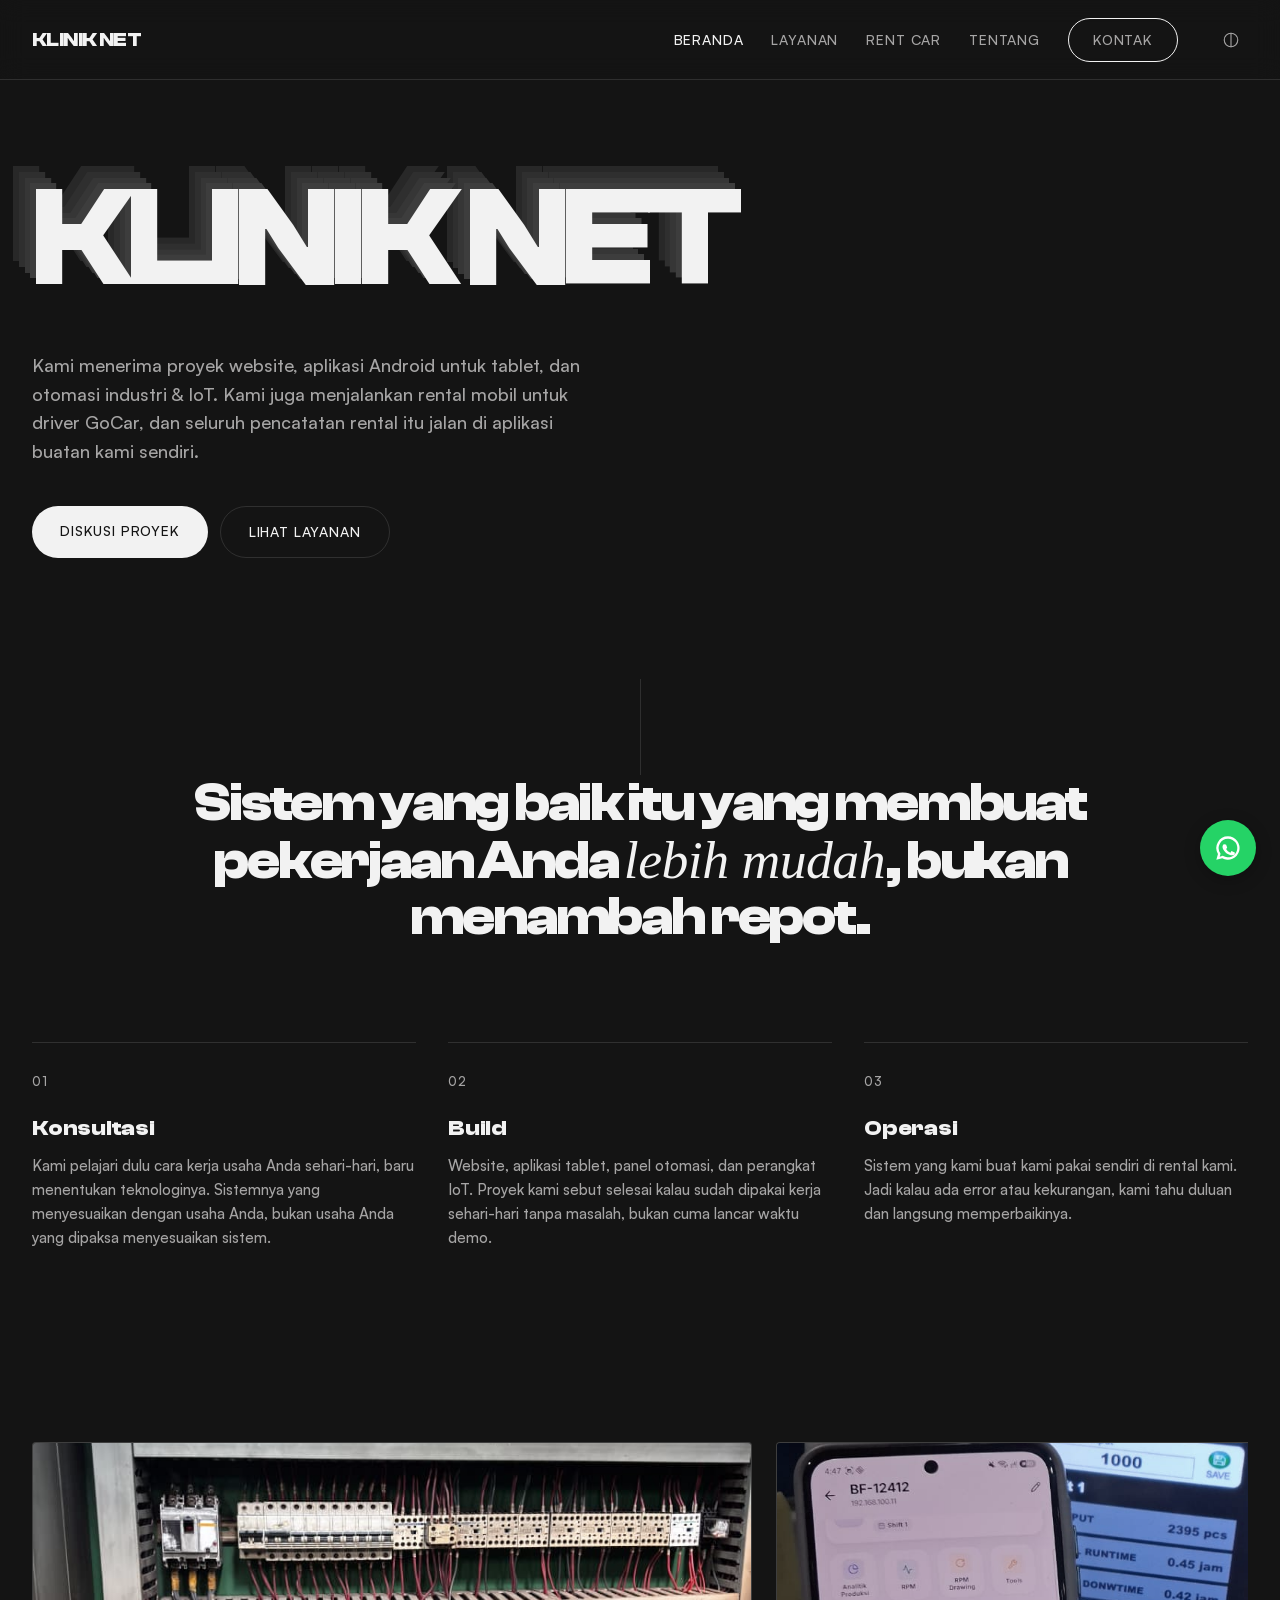
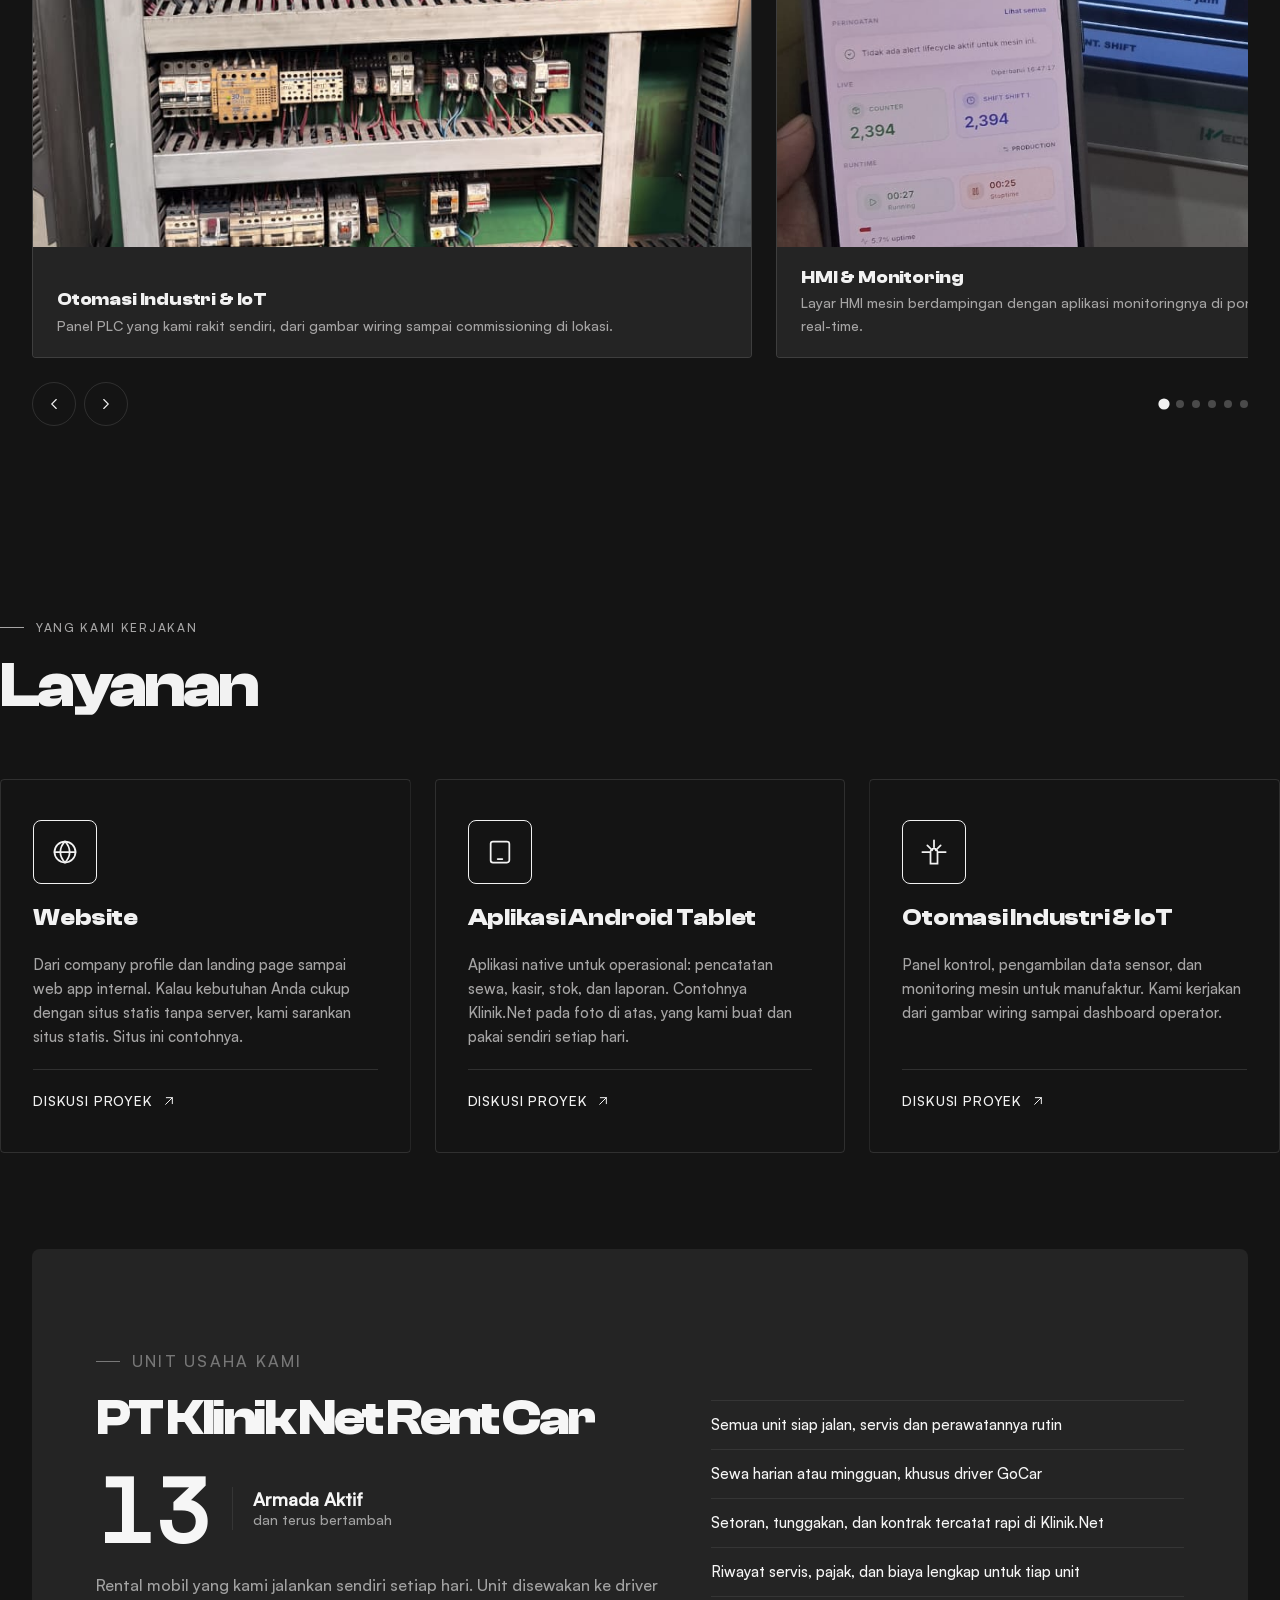
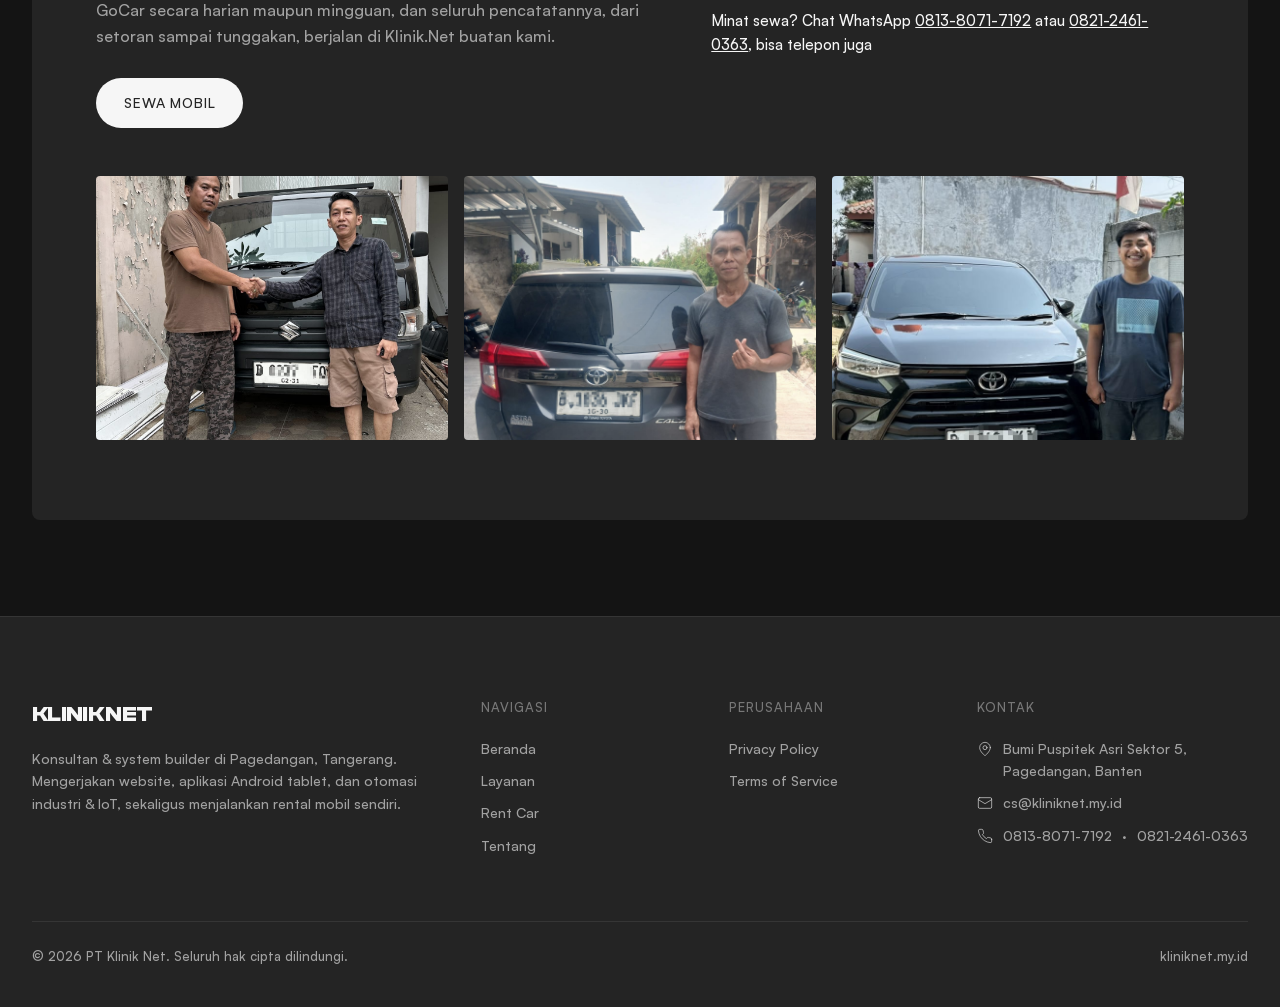
<file: index.html>
<!doctype html>
<html lang="id">
<head>
<meta charset="utf-8">
<meta name="viewport" content="width=device-width, initial-scale=1">
<title>PT Klinik Net — Konsultan & System Builder</title>
<meta name="description" content="PT Klinik Net: pembuatan website, aplikasi Android untuk tablet, otomasi industri & IoT. Unit Rent Car menyewakan 17 armada mobil untuk driver GoCar dengan sistem pencatatan internal sendiri.">
<link rel="canonical" href="https://kliniknet.my.id/">
<meta property="og:title" content="PT Klinik Net — Konsultan & System Builder">
<meta property="og:description" content="Website, aplikasi Android tablet, otomasi industri & IoT. Plus Rent Car untuk driver GoCar, armada terus bertambah.">
<meta property="og:type" content="website">
<meta property="og:url" content="https://kliniknet.my.id/">
<meta property="og:image" content="https://kliniknet.my.id/assets/img/showcase-app.png">
<link rel="icon" href="favicon.svg" type="image/svg+xml">
<link rel="stylesheet" href="assets/css/style.css">
</head>
<body>

<!-- ===== NAV (identik di semua halaman) ===== -->
<header class="nav">
  <div class="nav-inner">
    <a class="nav-logo" href="index.html">KLINIK&nbsp;NET</a>
    <button class="nav-burger" aria-label="Buka menu" aria-expanded="false">
      <svg width="24" height="24" viewBox="0 0 24 24" fill="none" stroke-width="1.5" stroke-linecap="round"><path d="M4 7h16M4 12h16M4 17h16"/></svg>
    </button>
    <div class="nav-tools">
      <button class="theme-toggle" type="button" aria-label="Ganti tema: otomatis, terang, gelap">
        <svg class="ic-auto" width="18" height="18" viewBox="0 0 24 24" fill="none" stroke="currentColor" stroke-width="1.5" stroke-linecap="round"><circle cx="12" cy="12" r="9"/><path d="M12 3v18"/></svg>
        <svg class="ic-sun" width="18" height="18" viewBox="0 0 24 24" fill="none" stroke="currentColor" stroke-width="1.5" stroke-linecap="round"><circle cx="12" cy="12" r="4"/><path d="M12 2v2M12 20v2M4.9 4.9l1.4 1.4M17.7 17.7l1.4 1.4M2 12h2M20 12h2M4.9 19.1l1.4-1.4M17.7 6.3l1.4-1.4"/></svg>
        <svg class="ic-moon" width="18" height="18" viewBox="0 0 24 24" fill="none" stroke="currentColor" stroke-width="1.5" stroke-linecap="round"><path d="M21 12.8A9 9 0 1 1 11.2 3a7 7 0 0 0 9.8 9.8z"/></svg>
      </button>
    </div>
    <ul class="nav-links">
      <li><a href="index.html" aria-current="page">Beranda</a></li>
      <li><a href="index.html#layanan">Layanan</a></li>
      <li><a href="index.html#rentcar">Rent Car</a></li>
      <li><a href="index.html#tentang">Tentang</a></li>
      <li><a class="nav-cta" href="index.html#kontak">Kontak</a></li>
    </ul>
  </div>
</header>

<!-- ===== HERO ===== -->
<section class="hero">
  <div class="wrap">
    <h1 class="hero-echo" aria-label="Klinik Net">
      <span class="e4" aria-hidden="true">KLINIK NET</span>
      <span class="e3" aria-hidden="true">KLINIK NET</span>
      <span class="e2" aria-hidden="true">KLINIK NET</span>
      <span class="e1" aria-hidden="true">KLINIK NET</span>
      <span class="front">KLINIK NET</span>
    </h1>
    <p class="hero-sub">Kami menerima proyek website, aplikasi Android untuk tablet, dan otomasi industri &amp; IoT. Kami juga menjalankan rental mobil untuk driver GoCar, dan seluruh pencatatan rental itu jalan di aplikasi buatan kami sendiri.</p>
    <div class="hero-cta">
      <a class="btn-solid" href="https://wa.me/6281380717192?text=Halo%20PT%20Klinik%20Net%2C%20saya%20mau%20diskusi%20proyek.">Diskusi proyek</a>
      <a class="btn-ghost" href="#layanan">Lihat layanan</a>
    </div>
  </div>
</section>

<!-- ===== NARASI ===== -->
<section class="narrative" id="tentang">
  <div class="wrap">
    <blockquote class="quote reveal">Sistem yang baik itu yang membuat pekerjaan Anda <em>lebih mudah</em>, bukan menambah repot.</blockquote>
    <div class="pillars">
      <div class="pillar reveal"><span class="num">01</span><h3>Konsultasi</h3><p>Kami pelajari dulu cara kerja usaha Anda sehari-hari, baru menentukan teknologinya. Sistemnya yang menyesuaikan dengan usaha Anda, bukan usaha Anda yang dipaksa menyesuaikan sistem.</p></div>
      <div class="pillar reveal"><span class="num">02</span><h3>Build</h3><p>Website, aplikasi tablet, panel otomasi, dan perangkat IoT. Proyek kami sebut selesai kalau sudah dipakai kerja sehari-hari tanpa masalah, bukan cuma lancar waktu demo.</p></div>
      <div class="pillar reveal"><span class="num">03</span><h3>Operasi</h3><p>Sistem yang kami buat kami pakai sendiri di rental kami. Jadi kalau ada error atau kekurangan, kami tahu duluan dan langsung memperbaikinya.</p></div>
    </div>
  </div>
</section>

<!-- ===== SHOWCASE: carousel foto asli ===== -->
<section class="wrap">
  <div class="showcase">
    <div class="carousel reveal" aria-roledescription="carousel" aria-label="Foto proyek dan armada">
      <div class="car-track">
        <figure class="car-slide">
          <img src="img-show/otomasi-show1.jpeg" alt="Panel kontrol PLC otomasi industri" loading="lazy">
          <figcaption class="sh-caption"><strong>Otomasi Industri &amp; IoT</strong>Panel PLC yang kami rakit sendiri, dari gambar wiring sampai commissioning di lokasi.</figcaption>
        </figure>
        <figure class="car-slide">
          <img src="img-show/otomasi-show2.jpeg" alt="HMI mesin dengan aplikasi monitoring di ponsel" loading="lazy">
          <figcaption class="sh-caption"><strong>HMI &amp; Monitoring</strong>Layar HMI mesin berdampingan dengan aplikasi monitoringnya di ponsel. Data produksi bisa dibaca real-time.</figcaption>
        </figure>
        <figure class="car-slide">
          <img src="img-show/android-show.jpeg" alt="Aplikasi Android monitoring mesin" loading="lazy">
          <figcaption class="sh-caption"><strong>Aplikasi Monitoring</strong>Dashboard mesin di Android untuk melihat status unit, counter produksi, dan ketersediaan antar shift.</figcaption>
        </figure>
        <figure class="car-slide">
          <img src="assets/img/showcase-tablet.png" alt="Dashboard Klinik.Net orientasi potret di tablet" loading="lazy">
          <figcaption class="sh-caption"><strong>Aplikasi Tablet</strong>Tangkapan layar asli dari tablet, orientasi potret. Data tersimpan di perangkat, jadi tanpa sinyal pun aplikasi tetap jalan.</figcaption>
        </figure>
        <figure class="car-slide">
          <img src="img-show/tablet-show.jpeg" alt="Tablet menjalankan aplikasi Klinik.Net, layar Mobil" loading="lazy">
          <figcaption class="sh-caption"><strong>Klinik.Net — kami yang buat, kami yang pakai</strong>Aplikasi pencatat keuangan rental kami sendiri, difoto dari tablet operasional. Layar Mobil berisi daftar armada, status sewa, dan tarif harian.</figcaption>
        </figure>
        <figure class="car-slide">
          <img src="image-rent-car/img1.jpeg" alt="Armada PT Klinik Net Rent Car" loading="lazy">
          <figcaption class="sh-caption"><strong>Armada Rent Car</strong>Serah terima unit ke driver. Riwayat servis dan biaya tiap mobil tercatat rapi di Klinik.Net.</figcaption>
        </figure>
      </div>
      <div class="car-ctl">
        <div class="car-btns">
          <button class="car-btn" type="button" data-dir="-1" aria-label="Foto sebelumnya"><svg width="18" height="18" viewBox="0 0 24 24" fill="none" stroke="currentColor" stroke-width="1.5" stroke-linecap="round"><path d="m15 6-6 6 6 6"/></svg></button>
          <button class="car-btn" type="button" data-dir="1" aria-label="Foto berikutnya"><svg width="18" height="18" viewBox="0 0 24 24" fill="none" stroke="currentColor" stroke-width="1.5" stroke-linecap="round"><path d="m9 6 6 6-6 6"/></svg></button>
        </div>
        <div class="car-dots" role="tablist" aria-label="Pilih foto"></div>
      </div>
    </div>
  </div>
</section>

<!-- ===== LAYANAN ===== -->
<section class="services wrap" id="layanan">
  <p class="eyebrow reveal">Yang kami kerjakan</p>
  <h2 class="section-head reveal">Layanan</h2>
  <div class="svc-grid">
    <div class="svc reveal">
      <div class="svc-icon"><svg width="28" height="28" viewBox="0 0 24 24" fill="none" stroke-width="1.5" stroke-linecap="round"><circle cx="12" cy="12" r="9"/><path d="M3 12h18M12 3c2.5 2.6 4 5.6 4 9s-1.5 6.4-4 9c-2.5-2.6-4-5.6-4-9s1.5-6.4 4-9z"/></svg></div>
      <h3>Website</h3><p>Dari company profile dan landing page sampai web app internal. Kalau kebutuhan Anda cukup dengan situs statis tanpa server, kami sarankan situs statis. Situs ini contohnya.</p>
      <a class="svc-link" href="index.html#kontak">Diskusi proyek <svg width="16" height="16" viewBox="0 0 24 24" fill="none" stroke="currentColor" stroke-width="1.5" stroke-linecap="round"><path d="M7 17 17 7M8 7h9v9"/></svg></a>
    </div>
    <div class="svc reveal">
      <div class="svc-icon"><svg width="28" height="28" viewBox="0 0 24 24" fill="none" stroke-width="1.5" stroke-linecap="round"><rect x="4" y="3" width="16" height="18" rx="2"/><path d="M10 18h4"/></svg></div>
      <h3>Aplikasi Android Tablet</h3><p>Aplikasi native untuk operasional: pencatatan sewa, kasir, stok, dan laporan. Contohnya Klinik.Net pada foto di atas, yang kami buat dan pakai sendiri setiap hari.</p>
      <a class="svc-link" href="index.html#kontak">Diskusi proyek <svg width="16" height="16" viewBox="0 0 24 24" fill="none" stroke="currentColor" stroke-width="1.5" stroke-linecap="round"><path d="M7 17 17 7M8 7h9v9"/></svg></a>
    </div>
    <div class="svc reveal">
      <div class="svc-icon"><svg width="28" height="28" viewBox="0 0 24 24" fill="none" stroke-width="1.5" stroke-linecap="round"><path d="M12 2v6M6.3 6.3l4.2 4.2M2 12h6M16 12h6M17.7 6.3l-4.2 4.2M9 22h6M12 9a3 3 0 0 1 3 3v10H9V12a3 3 0 0 1 3-3z"/></svg></div>
      <h3>Otomasi Industri &amp; IoT</h3><p>Panel kontrol, pengambilan data sensor, dan monitoring mesin untuk manufaktur. Kami kerjakan dari gambar wiring sampai dashboard operator.</p>
      <a class="svc-link" href="index.html#kontak">Diskusi proyek <svg width="16" height="16" viewBox="0 0 24 24" fill="none" stroke="currentColor" stroke-width="1.5" stroke-linecap="round"><path d="M7 17 17 7M8 7h9v9"/></svg></a>
    </div>
  </div>
</section>

<!-- ===== RENT CAR ===== -->
<section class="wrap" id="rentcar">
  <div class="rentcar reveal">
    <div>
      <p class="eyebrow">Unit usaha kami</p>
      <h2>PT Klinik Net Rent Car</h2>
      <div class="rentcar-stat"><strong data-count="17">17</strong><span>Armada Aktif<small>dan terus bertambah</small></span></div>
      <p>Rental mobil yang kami jalankan sendiri setiap hari. Unit disewakan ke driver GoCar secara harian maupun mingguan, dan seluruh pencatatannya, dari setoran sampai tunggakan, berjalan di Klinik.Net buatan kami.</p>
      <a class="btn-solid" href="https://wa.me/6281380717192?text=Halo%20PT%20Klinik%20Net%2C%20saya%20mau%20sewa%20mobil.">Sewa mobil</a>
    </div>
    <ul class="rentcar-list">
      <li>Semua unit siap jalan, servis dan perawatannya rutin</li>
      <li>Sewa harian atau mingguan, khusus driver GoCar</li>
      <li>Setoran, tunggakan, dan kontrak tercatat rapi di Klinik.Net</li>
      <li>Riwayat servis, pajak, dan biaya lengkap untuk tiap unit</li>
      <li>Minat sewa? Chat WhatsApp <a href="https://wa.me/6281380717192">0813-8071-7192</a> atau <a href="https://wa.me/6282124610363">0821-2461-0363</a>, bisa telepon juga</li>
    </ul>
    <div class="rentcar-photos">
      <img src="image-rent-car/img2.jpeg" alt="Armada Rent Car" loading="lazy">
      <img src="image-rent-car/img3.jpeg" alt="Armada Rent Car" loading="lazy">
      <img src="image-rent-car/img4.jpeg" alt="Armada Rent Car" loading="lazy">
    </div>
  </div>
</section>

<!-- ===== FOOTER (identik di semua halaman) ===== -->
<footer class="footer" id="kontak">
  <div class="wrap">
    <div class="footer-grid">
      <div>
        <div class="footer-logo">KLINIK NET</div>
        <p>Konsultan &amp; system builder di Pagedangan, Tangerang. Mengerjakan website, aplikasi Android tablet, dan otomasi industri &amp; IoT, sekaligus menjalankan rental mobil sendiri.</p>
      </div>
      <div>
        <h4>Navigasi</h4>
        <ul>
          <li><a href="index.html">Beranda</a></li>
          <li><a href="index.html#layanan">Layanan</a></li>
          <li><a href="index.html#rentcar">Rent Car</a></li>
          <li><a href="index.html#tentang">Tentang</a></li>
        </ul>
      </div>
      <div>
        <h4>Perusahaan</h4>
        <ul>
          <li><a href="privacy-policy.html">Privacy Policy</a></li>
          <li><a href="terms-of-service.html">Terms of Service</a></li>
        </ul>
      </div>
      <div>
        <h4>Kontak</h4>
        <ul class="footer-contact">
          <li><svg width="16" height="16" viewBox="0 0 24 24" fill="none" stroke-width="1.5" stroke-linecap="round"><path d="M20 10c0 6-8 12-8 12s-8-6-8-12a8 8 0 0 1 16 0z"/><circle cx="12" cy="10" r="3"/></svg> Bumi Puspitek Asri Sektor 5, Pagedangan, Banten</li>
          <li><svg width="16" height="16" viewBox="0 0 24 24" fill="none" stroke-width="1.5" stroke-linecap="round"><rect x="2" y="4" width="20" height="16" rx="2"/><path d="m2 7 10 6 10-6"/></svg> <a href="mailto:cs@kliniknet.my.id">cs@kliniknet.my.id</a></li>
          <li><svg width="16" height="16" viewBox="0 0 24 24" fill="none" stroke-width="1.5" stroke-linecap="round"><path d="M22 16.9v3a2 2 0 0 1-2.2 2 19.8 19.8 0 0 1-8.6-3 19.5 19.5 0 0 1-6-6 19.8 19.8 0 0 1-3-8.7A2 2 0 0 1 4.1 2h3a2 2 0 0 1 2 1.7c.1 1 .4 2 .7 2.9a2 2 0 0 1-.5 2.1L8.1 9.9a16 16 0 0 0 6 6l1.2-1.2a2 2 0 0 1 2.1-.5c1 .3 2 .6 2.9.7a2 2 0 0 1 1.7 2z"/></svg> <a href="tel:+6281380717192">0813-8071-7192</a> · <a href="tel:+6282124610363">0821-2461-0363</a></li>
        </ul>
      </div>
    </div>
    <div class="footer-bottom">
      <span>© 2026 PT Klinik Net. Seluruh hak cipta dilindungi.</span>
      <span>kliniknet.my.id</span>
    </div>
  </div>
</footer>

<!-- Tombol WhatsApp melayang: nomor utama, pesan bawaan -->
<a class="fab-wa" href="https://wa.me/6281380717192?text=Halo%20PT%20Klinik%20Net%2C%20saya%20mau%20diskusi%20proyek." aria-label="Chat WhatsApp PT Klinik Net">
  <svg width="28" height="28" viewBox="0 0 24 24" fill="currentColor" aria-hidden="true"><path d="M12 2a10 10 0 0 0-8.6 15.1L2 22l5-1.3A10 10 0 1 0 12 2Zm0 2a8 8 0 1 1-4.1 14.9l-.4-.2-2.6.7.7-2.5-.2-.4A8 8 0 0 1 12 4Zm-3.1 4.6c-.2 0-.5.1-.7.4-.3.3-.9.9-.9 2.1s.9 2.4 1 2.6c.1.2 1.8 2.9 4.5 3.9 2.2.9 2.7.7 3.2.7.5-.1 1.5-.6 1.7-1.2.2-.6.2-1.1.2-1.2-.1-.1-.3-.2-.6-.3l-1.8-.9c-.2-.1-.4-.1-.6.1l-.7 1c-.1.2-.3.2-.5.1a6.5 6.5 0 0 1-3.2-2.8c-.1-.2 0-.4.1-.5l.6-.8c.1-.2.1-.3 0-.5l-.8-2c-.2-.4-.4-.4-.6-.4h-.9Z"/></svg>
</a>

<script src="assets/js/main.js"></script>
</body>
</html>
</file>
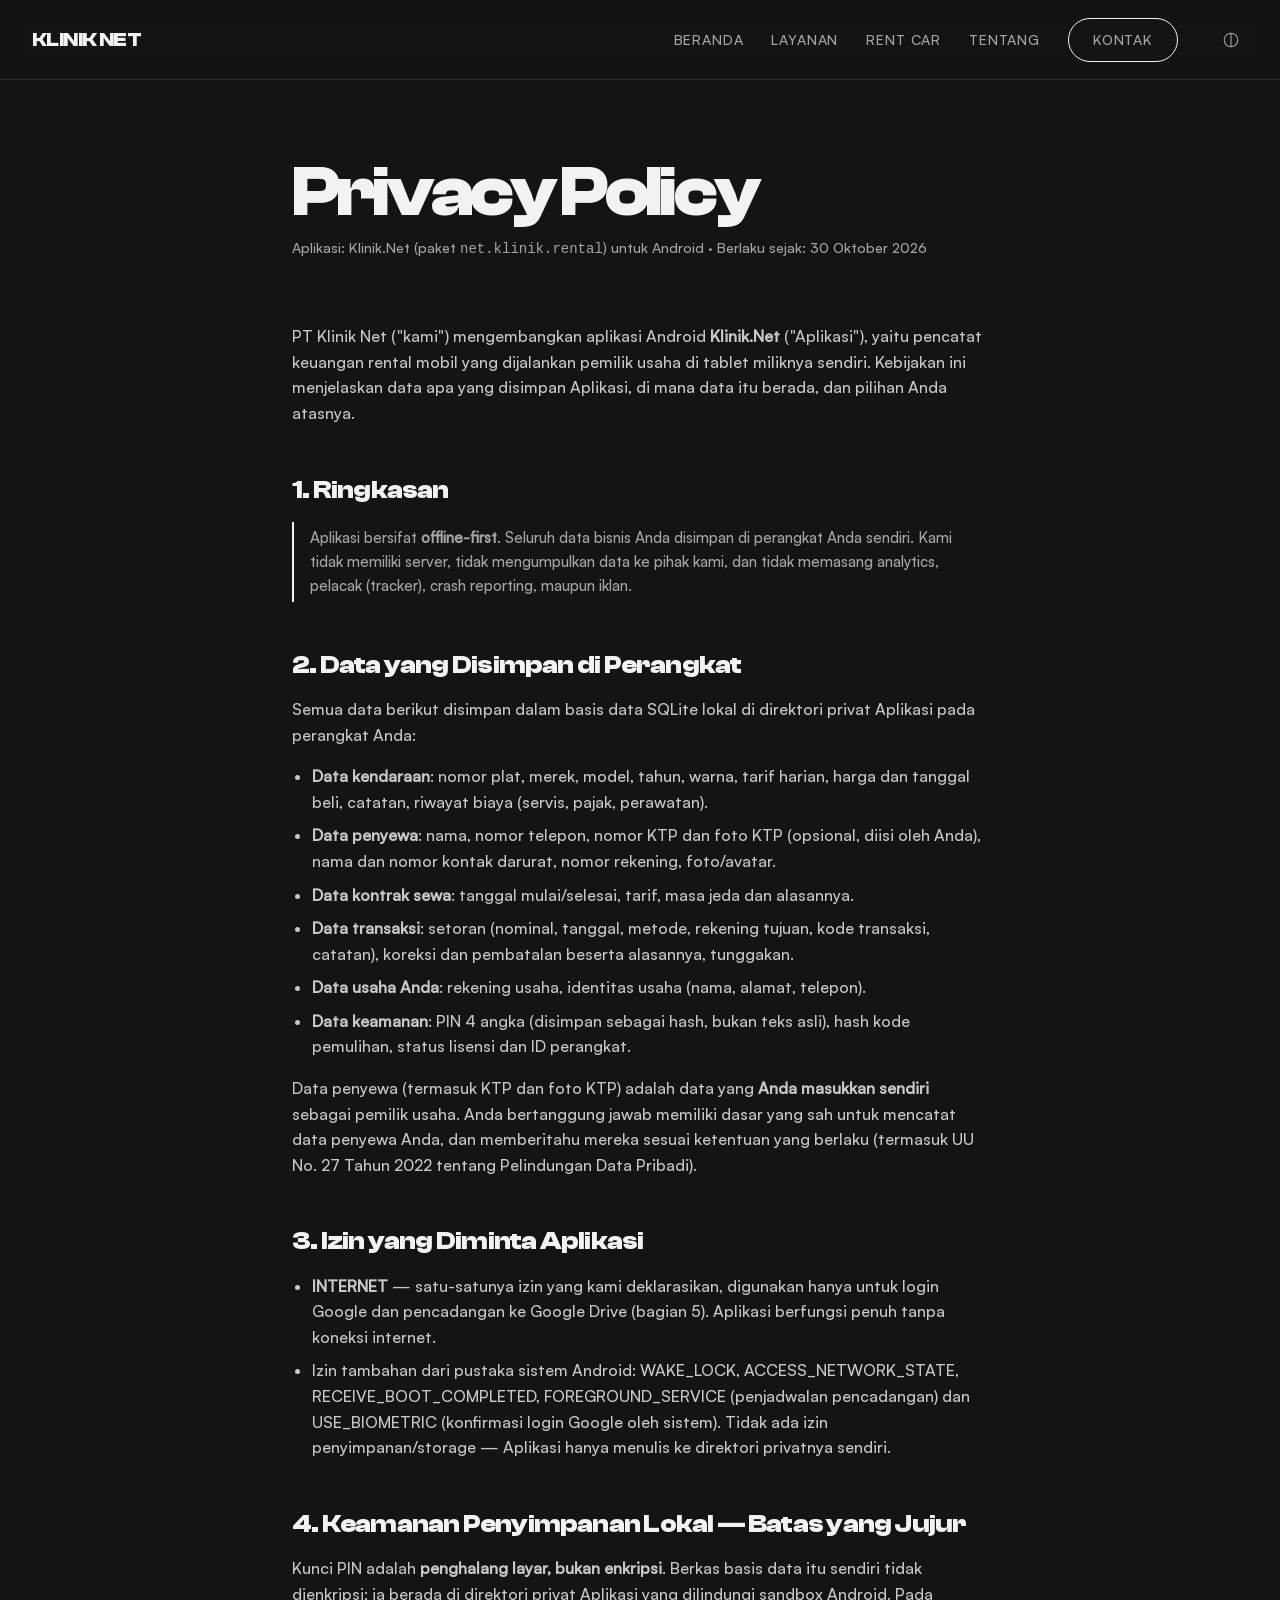
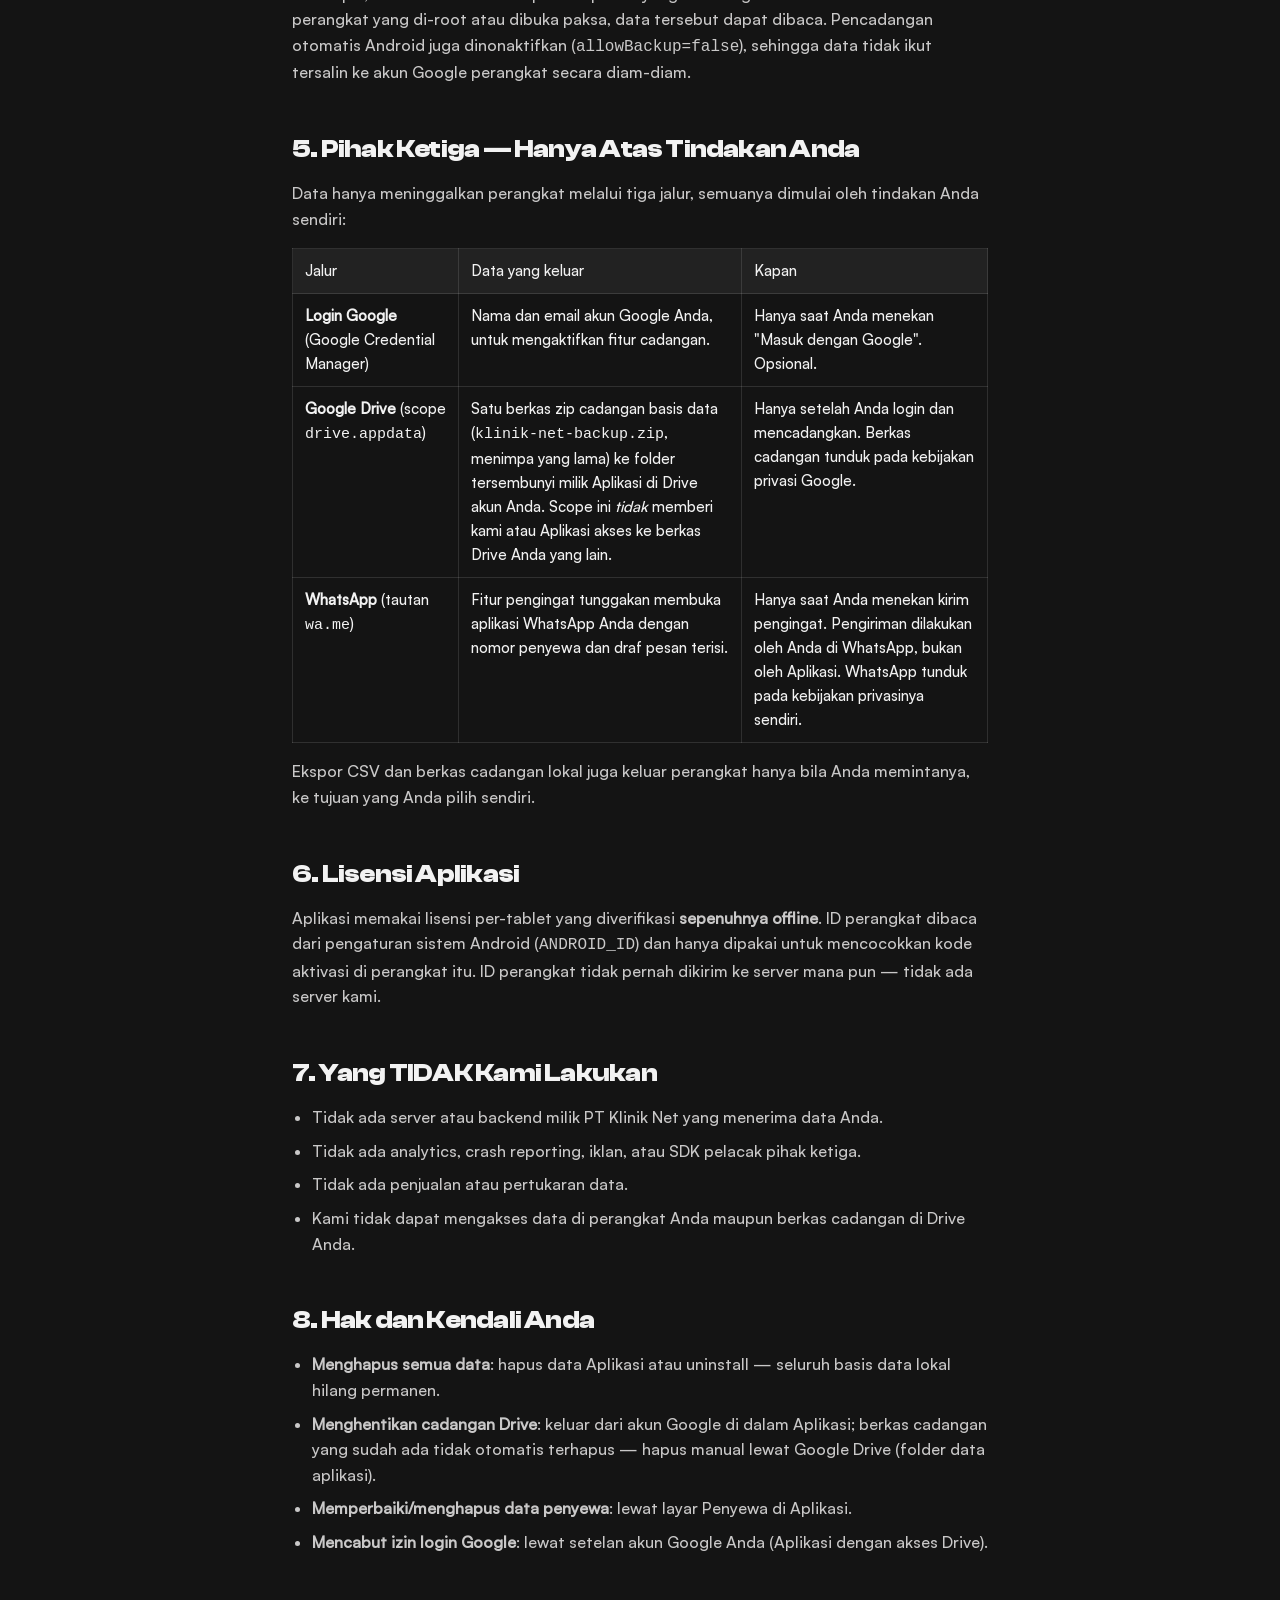
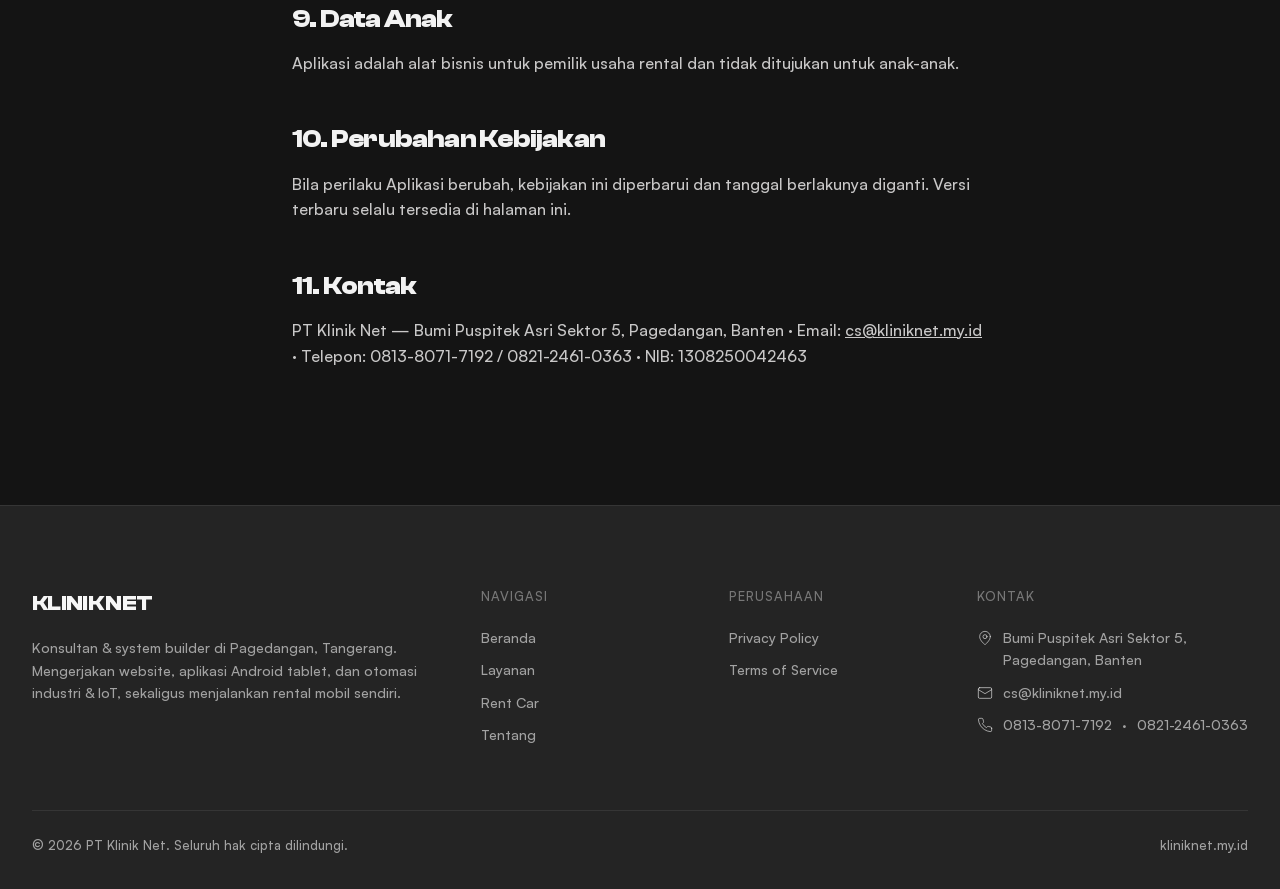
<file: privacy-policy.html>
<!doctype html>
<html lang="id">
<head>
<meta charset="utf-8">
<meta name="viewport" content="width=device-width, initial-scale=1">
<title>Privacy Policy — PT Klinik Net</title>
<meta name="description" content="Kebijakan privasi aplikasi Android Klinik.Net: data disimpan lokal di perangkat, tanpa server, tanpa analytics. Cadangan ke Google Drive hanya atas pilihan pengguna.">
<link rel="canonical" href="https://kliniknet.my.id/privacy-policy.html">
<meta property="og:title" content="Privacy Policy — Klinik.Net">
<meta property="og:description" content="Aplikasi offline-first: data Anda tetap di perangkat Anda.">
<meta property="og:type" content="article">
<meta property="og:url" content="https://kliniknet.my.id/privacy-policy.html">
<link rel="icon" href="favicon.svg" type="image/svg+xml">
<link rel="stylesheet" href="assets/css/style.css">
</head>
<body>

<header class="nav">
  <div class="nav-inner">
    <a class="nav-logo" href="index.html">KLINIK&nbsp;NET</a>
    <button class="nav-burger" aria-label="Buka menu" aria-expanded="false">
      <svg width="24" height="24" viewBox="0 0 24 24" fill="none" stroke-width="1.5" stroke-linecap="round"><path d="M4 7h16M4 12h16M4 17h16"/></svg>
    </button>
    <div class="nav-tools">
      <button class="theme-toggle" type="button" aria-label="Ganti tema: otomatis, terang, gelap">
        <svg class="ic-auto" width="18" height="18" viewBox="0 0 24 24" fill="none" stroke="currentColor" stroke-width="1.5" stroke-linecap="round"><circle cx="12" cy="12" r="9"/><path d="M12 3v18"/></svg>
        <svg class="ic-sun" width="18" height="18" viewBox="0 0 24 24" fill="none" stroke="currentColor" stroke-width="1.5" stroke-linecap="round"><circle cx="12" cy="12" r="4"/><path d="M12 2v2M12 20v2M4.9 4.9l1.4 1.4M17.7 17.7l1.4 1.4M2 12h2M20 12h2M4.9 19.1l1.4-1.4M17.7 6.3l1.4-1.4"/></svg>
        <svg class="ic-moon" width="18" height="18" viewBox="0 0 24 24" fill="none" stroke="currentColor" stroke-width="1.5" stroke-linecap="round"><path d="M21 12.8A9 9 0 1 1 11.2 3a7 7 0 0 0 9.8 9.8z"/></svg>
      </button>
    </div>
    <ul class="nav-links">
      <li><a href="index.html">Beranda</a></li>
      <li><a href="index.html#layanan">Layanan</a></li>
      <li><a href="index.html#rentcar">Rent Car</a></li>
      <li><a href="index.html#tentang">Tentang</a></li>
      <li><a class="nav-cta" href="index.html#kontak">Kontak</a></li>
    </ul>
  </div>
</header>

<main class="article">
  <div class="wrap">
    <h1>Privacy Policy</h1>
    <p class="effective">Aplikasi: Klinik.Net (paket <code>net.klinik.rental</code>) untuk Android · Berlaku sejak: 30 Oktober 2026</p>

    <p>PT Klinik Net ("kami") mengembangkan aplikasi Android <strong>Klinik.Net</strong> ("Aplikasi"), yaitu pencatat keuangan rental mobil yang dijalankan pemilik usaha di tablet miliknya sendiri. Kebijakan ini menjelaskan data apa yang disimpan Aplikasi, di mana data itu berada, dan pilihan Anda atasnya.</p>

    <h2>1. Ringkasan</h2>
    <p class="note">Aplikasi bersifat <strong>offline-first</strong>. Seluruh data bisnis Anda disimpan di perangkat Anda sendiri. Kami tidak memiliki server, tidak mengumpulkan data ke pihak kami, dan tidak memasang analytics, pelacak (tracker), crash reporting, maupun iklan.</p>

    <h2>2. Data yang Disimpan di Perangkat</h2>
    <p>Semua data berikut disimpan dalam basis data SQLite lokal di direktori privat Aplikasi pada perangkat Anda:</p>
    <ul>
      <li><strong>Data kendaraan</strong>: nomor plat, merek, model, tahun, warna, tarif harian, harga dan tanggal beli, catatan, riwayat biaya (servis, pajak, perawatan).</li>
      <li><strong>Data penyewa</strong>: nama, nomor telepon, nomor KTP dan foto KTP (opsional, diisi oleh Anda), nama dan nomor kontak darurat, nomor rekening, foto/avatar.</li>
      <li><strong>Data kontrak sewa</strong>: tanggal mulai/selesai, tarif, masa jeda dan alasannya.</li>
      <li><strong>Data transaksi</strong>: setoran (nominal, tanggal, metode, rekening tujuan, kode transaksi, catatan), koreksi dan pembatalan beserta alasannya, tunggakan.</li>
      <li><strong>Data usaha Anda</strong>: rekening usaha, identitas usaha (nama, alamat, telepon).</li>
      <li><strong>Data keamanan</strong>: PIN 4 angka (disimpan sebagai hash, bukan teks asli), hash kode pemulihan, status lisensi dan ID perangkat.</li>
    </ul>
    <p>Data penyewa (termasuk KTP dan foto KTP) adalah data yang <strong>Anda masukkan sendiri</strong> sebagai pemilik usaha. Anda bertanggung jawab memiliki dasar yang sah untuk mencatat data penyewa Anda, dan memberitahu mereka sesuai ketentuan yang berlaku (termasuk UU No. 27 Tahun 2022 tentang Pelindungan Data Pribadi).</p>

    <h2>3. Izin yang Diminta Aplikasi</h2>
    <ul>
      <li><strong>INTERNET</strong> — satu-satunya izin yang kami deklarasikan, digunakan hanya untuk login Google dan pencadangan ke Google Drive (bagian 5). Aplikasi berfungsi penuh tanpa koneksi internet.</li>
      <li>Izin tambahan dari pustaka sistem Android: WAKE_LOCK, ACCESS_NETWORK_STATE, RECEIVE_BOOT_COMPLETED, FOREGROUND_SERVICE (penjadwalan pencadangan) dan USE_BIOMETRIC (konfirmasi login Google oleh sistem). Tidak ada izin penyimpanan/storage — Aplikasi hanya menulis ke direktori privatnya sendiri.</li>
    </ul>

    <h2>4. Keamanan Penyimpanan Lokal — Batas yang Jujur</h2>
    <p>Kunci PIN adalah <strong>penghalang layar, bukan enkripsi</strong>. Berkas basis data itu sendiri tidak dienkripsi; ia berada di direktori privat Aplikasi yang dilindungi sandbox Android. Pada perangkat yang di-root atau dibuka paksa, data tersebut dapat dibaca. Pencadangan otomatis Android juga dinonaktifkan (<code>allowBackup=false</code>), sehingga data tidak ikut tersalin ke akun Google perangkat secara diam-diam.</p>

    <h2>5. Pihak Ketiga — Hanya Atas Tindakan Anda</h2>
    <p>Data hanya meninggalkan perangkat melalui tiga jalur, semuanya dimulai oleh tindakan Anda sendiri:</p>
    <table>
      <tr><th>Jalur</th><th>Data yang keluar</th><th>Kapan</th></tr>
      <tr>
        <td><strong>Login Google</strong> (Google Credential Manager)</td>
        <td>Nama dan email akun Google Anda, untuk mengaktifkan fitur cadangan.</td>
        <td>Hanya saat Anda menekan "Masuk dengan Google". Opsional.</td>
      </tr>
      <tr>
        <td><strong>Google Drive</strong> (scope <code>drive.appdata</code>)</td>
        <td>Satu berkas zip cadangan basis data (<code>klinik-net-backup.zip</code>, menimpa yang lama) ke folder tersembunyi milik Aplikasi di Drive akun Anda. Scope ini <em>tidak</em> memberi kami atau Aplikasi akses ke berkas Drive Anda yang lain.</td>
        <td>Hanya setelah Anda login dan mencadangkan. Berkas cadangan tunduk pada kebijakan privasi Google.</td>
      </tr>
      <tr>
        <td><strong>WhatsApp</strong> (tautan <code>wa.me</code>)</td>
        <td>Fitur pengingat tunggakan membuka aplikasi WhatsApp Anda dengan nomor penyewa dan draf pesan terisi.</td>
        <td>Hanya saat Anda menekan kirim pengingat. Pengiriman dilakukan oleh Anda di WhatsApp, bukan oleh Aplikasi. WhatsApp tunduk pada kebijakan privasinya sendiri.</td>
      </tr>
    </table>
    <p>Ekspor CSV dan berkas cadangan lokal juga keluar perangkat hanya bila Anda memintanya, ke tujuan yang Anda pilih sendiri.</p>

    <h2>6. Lisensi Aplikasi</h2>
    <p>Aplikasi memakai lisensi per-tablet yang diverifikasi <strong>sepenuhnya offline</strong>. ID perangkat dibaca dari pengaturan sistem Android (<code>ANDROID_ID</code>) dan hanya dipakai untuk mencocokkan kode aktivasi di perangkat itu. ID perangkat tidak pernah dikirim ke server mana pun — tidak ada server kami.</p>

    <h2>7. Yang TIDAK Kami Lakukan</h2>
    <ul>
      <li>Tidak ada server atau backend milik PT Klinik Net yang menerima data Anda.</li>
      <li>Tidak ada analytics, crash reporting, iklan, atau SDK pelacak pihak ketiga.</li>
      <li>Tidak ada penjualan atau pertukaran data.</li>
      <li>Kami tidak dapat mengakses data di perangkat Anda maupun berkas cadangan di Drive Anda.</li>
    </ul>

    <h2>8. Hak dan Kendali Anda</h2>
    <ul>
      <li><strong>Menghapus semua data</strong>: hapus data Aplikasi atau uninstall — seluruh basis data lokal hilang permanen.</li>
      <li><strong>Menghentikan cadangan Drive</strong>: keluar dari akun Google di dalam Aplikasi; berkas cadangan yang sudah ada tidak otomatis terhapus — hapus manual lewat Google Drive (folder data aplikasi).</li>
      <li><strong>Memperbaiki/menghapus data penyewa</strong>: lewat layar Penyewa di Aplikasi.</li>
      <li><strong>Mencabut izin login Google</strong>: lewat setelan akun Google Anda (Aplikasi dengan akses Drive).</li>
    </ul>

    <h2>9. Data Anak</h2>
    <p>Aplikasi adalah alat bisnis untuk pemilik usaha rental dan tidak ditujukan untuk anak-anak.</p>

    <h2>10. Perubahan Kebijakan</h2>
    <p>Bila perilaku Aplikasi berubah, kebijakan ini diperbarui dan tanggal berlakunya diganti. Versi terbaru selalu tersedia di halaman ini.</p>

    <h2>11. Kontak</h2>
    <p>PT Klinik Net — Bumi Puspitek Asri Sektor 5, Pagedangan, Banten · Email: <a href="mailto:cs@kliniknet.my.id">cs@kliniknet.my.id</a> · Telepon: 0813-8071-7192 / 0821-2461-0363 · NIB: 1308250042463</p>
  </div>
</main>

<footer class="footer">
  <div class="wrap">
    <div class="footer-grid">
      <div>
        <div class="footer-logo">KLINIK NET</div>
        <p>Konsultan &amp; system builder di Pagedangan, Tangerang. Mengerjakan website, aplikasi Android tablet, dan otomasi industri &amp; IoT, sekaligus menjalankan rental mobil sendiri.</p>
      </div>
      <div>
        <h4>Navigasi</h4>
        <ul>
          <li><a href="index.html">Beranda</a></li>
          <li><a href="index.html#layanan">Layanan</a></li>
          <li><a href="index.html#rentcar">Rent Car</a></li>
          <li><a href="index.html#tentang">Tentang</a></li>
        </ul>
      </div>
      <div>
        <h4>Perusahaan</h4>
        <ul>
          <li><a href="privacy-policy.html">Privacy Policy</a></li>
          <li><a href="terms-of-service.html">Terms of Service</a></li>
        </ul>
      </div>
      <div>
        <h4>Kontak</h4>
        <ul class="footer-contact">
          <li><svg width="16" height="16" viewBox="0 0 24 24" fill="none" stroke-width="1.5" stroke-linecap="round"><path d="M20 10c0 6-8 12-8 12s-8-6-8-12a8 8 0 0 1 16 0z"/><circle cx="12" cy="10" r="3"/></svg> Bumi Puspitek Asri Sektor 5, Pagedangan, Banten</li>
          <li><svg width="16" height="16" viewBox="0 0 24 24" fill="none" stroke-width="1.5" stroke-linecap="round"><rect x="2" y="4" width="20" height="16" rx="2"/><path d="m2 7 10 6 10-6"/></svg> <a href="mailto:cs@kliniknet.my.id">cs@kliniknet.my.id</a></li>
          <li><svg width="16" height="16" viewBox="0 0 24 24" fill="none" stroke-width="1.5" stroke-linecap="round"><path d="M22 16.9v3a2 2 0 0 1-2.2 2 19.8 19.8 0 0 1-8.6-3 19.5 19.5 0 0 1-6-6 19.8 19.8 0 0 1-3-8.7A2 2 0 0 1 4.1 2h3a2 2 0 0 1 2 1.7c.1 1 .4 2 .7 2.9a2 2 0 0 1-.5 2.1L8.1 9.9a16 16 0 0 0 6 6l1.2-1.2a2 2 0 0 1 2.1-.5c1 .3 2 .6 2.9.7a2 2 0 0 1 1.7 2z"/></svg> <a href="tel:+6281380717192">0813-8071-7192</a> · <a href="tel:+6282124610363">0821-2461-0363</a></li>
        </ul>
      </div>
    </div>
    <div class="footer-bottom">
      <span>© 2026 PT Klinik Net. Seluruh hak cipta dilindungi.</span>
      <span>kliniknet.my.id</span>
    </div>
  </div>
</footer>

<script src="assets/js/main.js"></script>
</body>
</html>
</file>
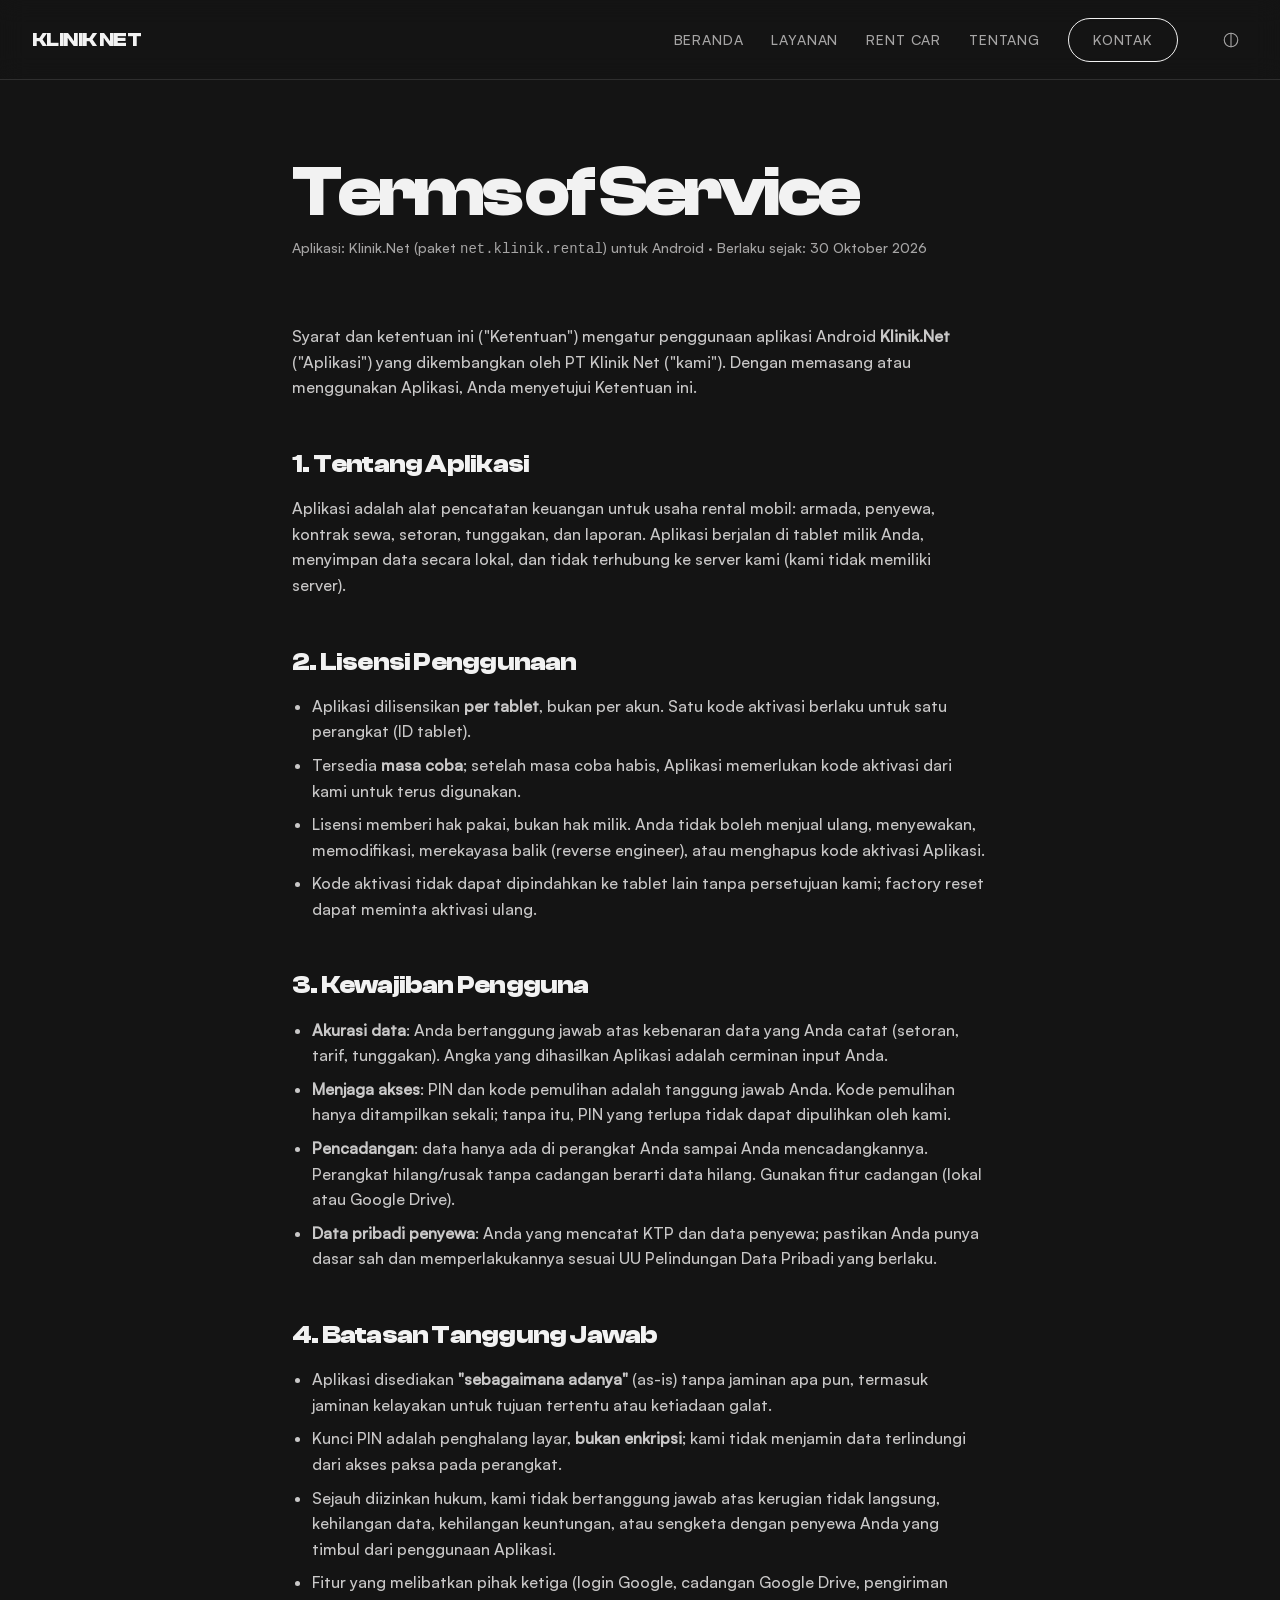
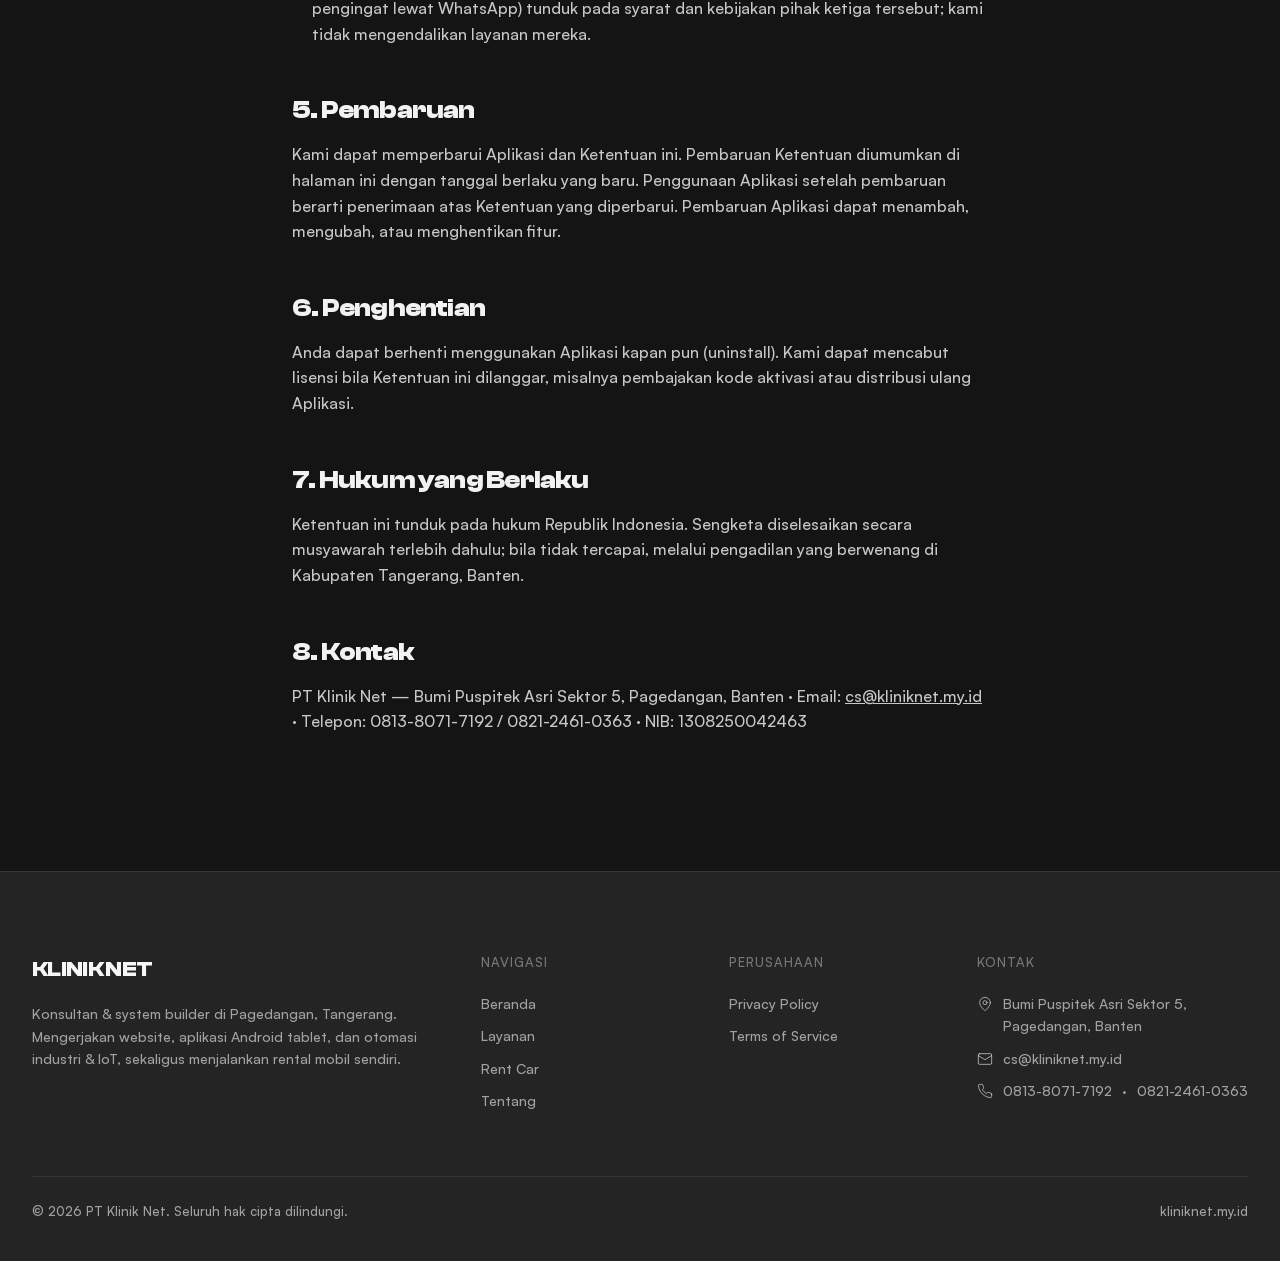
<file: terms-of-service.html>
<!doctype html>
<html lang="id">
<head>
<meta charset="utf-8">
<meta name="viewport" content="width=device-width, initial-scale=1">
<title>Terms of Service — PT Klinik Net</title>
<meta name="description" content="Syarat dan ketentuan penggunaan aplikasi Android Klinik.Net dari PT Klinik Net: lisensi per tablet, kewajiban pengguna, batasan tanggung jawab, hukum Indonesia.">
<link rel="canonical" href="https://kliniknet.my.id/terms-of-service.html">
<meta property="og:title" content="Terms of Service — Klinik.Net">
<meta property="og:description" content="Syarat penggunaan aplikasi Klinik.Net.">
<meta property="og:type" content="article">
<meta property="og:url" content="https://kliniknet.my.id/terms-of-service.html">
<link rel="icon" href="favicon.svg" type="image/svg+xml">
<link rel="stylesheet" href="assets/css/style.css">
</head>
<body>

<header class="nav">
  <div class="nav-inner">
    <a class="nav-logo" href="index.html">KLINIK&nbsp;NET</a>
    <button class="nav-burger" aria-label="Buka menu" aria-expanded="false">
      <svg width="24" height="24" viewBox="0 0 24 24" fill="none" stroke-width="1.5" stroke-linecap="round"><path d="M4 7h16M4 12h16M4 17h16"/></svg>
    </button>
    <div class="nav-tools">
      <button class="theme-toggle" type="button" aria-label="Ganti tema: otomatis, terang, gelap">
        <svg class="ic-auto" width="18" height="18" viewBox="0 0 24 24" fill="none" stroke="currentColor" stroke-width="1.5" stroke-linecap="round"><circle cx="12" cy="12" r="9"/><path d="M12 3v18"/></svg>
        <svg class="ic-sun" width="18" height="18" viewBox="0 0 24 24" fill="none" stroke="currentColor" stroke-width="1.5" stroke-linecap="round"><circle cx="12" cy="12" r="4"/><path d="M12 2v2M12 20v2M4.9 4.9l1.4 1.4M17.7 17.7l1.4 1.4M2 12h2M20 12h2M4.9 19.1l1.4-1.4M17.7 6.3l1.4-1.4"/></svg>
        <svg class="ic-moon" width="18" height="18" viewBox="0 0 24 24" fill="none" stroke="currentColor" stroke-width="1.5" stroke-linecap="round"><path d="M21 12.8A9 9 0 1 1 11.2 3a7 7 0 0 0 9.8 9.8z"/></svg>
      </button>
    </div>
    <ul class="nav-links">
      <li><a href="index.html">Beranda</a></li>
      <li><a href="index.html#layanan">Layanan</a></li>
      <li><a href="index.html#rentcar">Rent Car</a></li>
      <li><a href="index.html#tentang">Tentang</a></li>
      <li><a class="nav-cta" href="index.html#kontak">Kontak</a></li>
    </ul>
  </div>
</header>

<main class="article">
  <div class="wrap">
    <h1>Terms of Service</h1>
    <p class="effective">Aplikasi: Klinik.Net (paket <code>net.klinik.rental</code>) untuk Android · Berlaku sejak: 30 Oktober 2026</p>

    <p>Syarat dan ketentuan ini ("Ketentuan") mengatur penggunaan aplikasi Android <strong>Klinik.Net</strong> ("Aplikasi") yang dikembangkan oleh PT Klinik Net ("kami"). Dengan memasang atau menggunakan Aplikasi, Anda menyetujui Ketentuan ini.</p>

    <h2>1. Tentang Aplikasi</h2>
    <p>Aplikasi adalah alat pencatatan keuangan untuk usaha rental mobil: armada, penyewa, kontrak sewa, setoran, tunggakan, dan laporan. Aplikasi berjalan di tablet milik Anda, menyimpan data secara lokal, dan tidak terhubung ke server kami (kami tidak memiliki server).</p>

    <h2>2. Lisensi Penggunaan</h2>
    <ul>
      <li>Aplikasi dilisensikan <strong>per tablet</strong>, bukan per akun. Satu kode aktivasi berlaku untuk satu perangkat (ID tablet).</li>
      <li>Tersedia <strong>masa coba</strong>; setelah masa coba habis, Aplikasi memerlukan kode aktivasi dari kami untuk terus digunakan.</li>
      <li>Lisensi memberi hak pakai, bukan hak milik. Anda tidak boleh menjual ulang, menyewakan, memodifikasi, merekayasa balik (reverse engineer), atau menghapus kode aktivasi Aplikasi.</li>
      <li>Kode aktivasi tidak dapat dipindahkan ke tablet lain tanpa persetujuan kami; factory reset dapat meminta aktivasi ulang.</li>
    </ul>

    <h2>3. Kewajiban Pengguna</h2>
    <ul>
      <li><strong>Akurasi data</strong>: Anda bertanggung jawab atas kebenaran data yang Anda catat (setoran, tarif, tunggakan). Angka yang dihasilkan Aplikasi adalah cerminan input Anda.</li>
      <li><strong>Menjaga akses</strong>: PIN dan kode pemulihan adalah tanggung jawab Anda. Kode pemulihan hanya ditampilkan sekali; tanpa itu, PIN yang terlupa tidak dapat dipulihkan oleh kami.</li>
      <li><strong>Pencadangan</strong>: data hanya ada di perangkat Anda sampai Anda mencadangkannya. Perangkat hilang/rusak tanpa cadangan berarti data hilang. Gunakan fitur cadangan (lokal atau Google Drive).</li>
      <li><strong>Data pribadi penyewa</strong>: Anda yang mencatat KTP dan data penyewa; pastikan Anda punya dasar sah dan memperlakukannya sesuai UU Pelindungan Data Pribadi yang berlaku.</li>
    </ul>

    <h2>4. Batasan Tanggung Jawab</h2>
    <ul>
      <li>Aplikasi disediakan <strong>"sebagaimana adanya"</strong> (as-is) tanpa jaminan apa pun, termasuk jaminan kelayakan untuk tujuan tertentu atau ketiadaan galat.</li>
      <li>Kunci PIN adalah penghalang layar, <strong>bukan enkripsi</strong>; kami tidak menjamin data terlindungi dari akses paksa pada perangkat.</li>
      <li>Sejauh diizinkan hukum, kami tidak bertanggung jawab atas kerugian tidak langsung, kehilangan data, kehilangan keuntungan, atau sengketa dengan penyewa Anda yang timbul dari penggunaan Aplikasi.</li>
      <li>Fitur yang melibatkan pihak ketiga (login Google, cadangan Google Drive, pengiriman pengingat lewat WhatsApp) tunduk pada syarat dan kebijakan pihak ketiga tersebut; kami tidak mengendalikan layanan mereka.</li>
    </ul>

    <h2>5. Pembaruan</h2>
    <p>Kami dapat memperbarui Aplikasi dan Ketentuan ini. Pembaruan Ketentuan diumumkan di halaman ini dengan tanggal berlaku yang baru. Penggunaan Aplikasi setelah pembaruan berarti penerimaan atas Ketentuan yang diperbarui. Pembaruan Aplikasi dapat menambah, mengubah, atau menghentikan fitur.</p>

    <h2>6. Penghentian</h2>
    <p>Anda dapat berhenti menggunakan Aplikasi kapan pun (uninstall). Kami dapat mencabut lisensi bila Ketentuan ini dilanggar, misalnya pembajakan kode aktivasi atau distribusi ulang Aplikasi.</p>

    <h2>7. Hukum yang Berlaku</h2>
    <p>Ketentuan ini tunduk pada hukum Republik Indonesia. Sengketa diselesaikan secara musyawarah terlebih dahulu; bila tidak tercapai, melalui pengadilan yang berwenang di Kabupaten Tangerang, Banten.</p>

    <h2>8. Kontak</h2>
    <p>PT Klinik Net — Bumi Puspitek Asri Sektor 5, Pagedangan, Banten · Email: <a href="mailto:cs@kliniknet.my.id">cs@kliniknet.my.id</a> · Telepon: 0813-8071-7192 / 0821-2461-0363 · NIB: 1308250042463</p>
  </div>
</main>

<footer class="footer">
  <div class="wrap">
    <div class="footer-grid">
      <div>
        <div class="footer-logo">KLINIK NET</div>
        <p>Konsultan &amp; system builder di Pagedangan, Tangerang. Mengerjakan website, aplikasi Android tablet, dan otomasi industri &amp; IoT, sekaligus menjalankan rental mobil sendiri.</p>
      </div>
      <div>
        <h4>Navigasi</h4>
        <ul>
          <li><a href="index.html">Beranda</a></li>
          <li><a href="index.html#layanan">Layanan</a></li>
          <li><a href="index.html#rentcar">Rent Car</a></li>
          <li><a href="index.html#tentang">Tentang</a></li>
        </ul>
      </div>
      <div>
        <h4>Perusahaan</h4>
        <ul>
          <li><a href="privacy-policy.html">Privacy Policy</a></li>
          <li><a href="terms-of-service.html">Terms of Service</a></li>
        </ul>
      </div>
      <div>
        <h4>Kontak</h4>
        <ul class="footer-contact">
          <li><svg width="16" height="16" viewBox="0 0 24 24" fill="none" stroke-width="1.5" stroke-linecap="round"><path d="M20 10c0 6-8 12-8 12s-8-6-8-12a8 8 0 0 1 16 0z"/><circle cx="12" cy="10" r="3"/></svg> Bumi Puspitek Asri Sektor 5, Pagedangan, Banten</li>
          <li><svg width="16" height="16" viewBox="0 0 24 24" fill="none" stroke-width="1.5" stroke-linecap="round"><rect x="2" y="4" width="20" height="16" rx="2"/><path d="m2 7 10 6 10-6"/></svg> <a href="mailto:cs@kliniknet.my.id">cs@kliniknet.my.id</a></li>
          <li><svg width="16" height="16" viewBox="0 0 24 24" fill="none" stroke-width="1.5" stroke-linecap="round"><path d="M22 16.9v3a2 2 0 0 1-2.2 2 19.8 19.8 0 0 1-8.6-3 19.5 19.5 0 0 1-6-6 19.8 19.8 0 0 1-3-8.7A2 2 0 0 1 4.1 2h3a2 2 0 0 1 2 1.7c.1 1 .4 2 .7 2.9a2 2 0 0 1-.5 2.1L8.1 9.9a16 16 0 0 0 6 6l1.2-1.2a2 2 0 0 1 2.1-.5c1 .3 2 .6 2.9.7a2 2 0 0 1 1.7 2z"/></svg> <a href="tel:+6281380717192">0813-8071-7192</a> · <a href="tel:+6282124610363">0821-2461-0363</a></li>
        </ul>
      </div>
    </div>
    <div class="footer-bottom">
      <span>© 2026 PT Klinik Net. Seluruh hak cipta dilindungi.</span>
      <span>kliniknet.my.id</span>
    </div>
  </div>
</footer>

<script src="assets/js/main.js"></script>
</body>
</html>
</file>
<file: assets/css/style.css>
/* ===== kliniknet.my.id — satu stylesheet bersama ===== */

@font-face {
  font-family: "Clash Display";
  src: url("../fonts/ClashDisplay-Bold.woff2") format("woff2");
  font-weight: 700;
  font-display: swap;
}
@font-face {
  font-family: "Satoshi";
  src: url("../fonts/Satoshi-Medium.woff2") format("woff2");
  font-weight: 500;
  font-display: swap;
}

:root {
  --bg: #f2f2f2;
  --ink: #111111;
  --muted: #b6b5b5;
  --muted2: #6b6a6a;
  --dark: #1e1e1e;
  --line: rgba(30, 30, 30, 0.1);
  --serif: Georgia, "Times New Roman", serif;
  --ease: cubic-bezier(0.77, 0, 0.175, 1);
  --nav-bg: rgba(242, 242, 242, 0.9);
  --nav-solid: rgba(242, 242, 242, 0.97);
  --hover: #ffffff;
  --body: #333333;
  --th: rgba(30, 30, 30, 0.04);
  --e1: #bfbfbf;
  --e2: #c9c9c9;
  --e3: #d2d2d2;
  --e4: #d9d9d9;
  --panel: #1e1e1e;
  --panel-ink: #f6f6f6;
  --panel-muted: rgba(246, 246, 246, 0.6);
  --panel-dim: rgba(246, 246, 246, 0.4);
  --panel-line: rgba(255, 255, 255, 0.08);
  color-scheme: light;
}
/* ponytail: tema gelap = token ditimpa satu blok; dipilih JS dari jam lokal
   (18.00-06.00) atau toggle manual yang tersimpan di localStorage. */
html[data-theme="dark"] {
  --bg: #141414;
  --ink: #f2f2f2;
  --muted: #4a4a4a;
  --muted2: #a6a5a5;
  --line: rgba(246, 246, 246, 0.12);
  --nav-bg: rgba(20, 20, 20, 0.9);
  --nav-solid: rgba(20, 20, 20, 0.97);
  --hover: #242424;
  --body: #c9c8c8;
  --th: rgba(246, 246, 246, 0.06);
  --e1: #3d3d3d;
  --e2: #363636;
  --e3: #2f2f2f;
  --e4: #282828;
  --panel: #242424;
  color-scheme: dark;
}

* { margin: 0; padding: 0; box-sizing: border-box; }

html { scroll-behavior: smooth; scroll-padding-top: 96px; }

::selection { background: var(--ink); color: var(--bg); }
:focus-visible { outline: 2px solid var(--ink); outline-offset: 3px; }

body {
  background: var(--bg);
  color: var(--ink);
  font-family: "Satoshi", system-ui, -apple-system, sans-serif;
  font-weight: 500;
  line-height: 1.6;
  -webkit-font-smoothing: antialiased;
}

h1, h2, h3 {
  font-family: "Clash Display", system-ui, sans-serif;
  font-weight: 700;
  letter-spacing: -0.05em;
  line-height: 0.9;
}

img { max-width: 100%; display: block; }
a { color: inherit; }

.wrap {
  max-width: 1280px;
  margin: 0 auto;
  padding: 0 32px;
}

/* ===== Nav ===== */
.nav {
  position: sticky;
  top: 0;
  z-index: 100;
  height: 80px;
  background: var(--nav-bg);
  backdrop-filter: blur(12px);
  -webkit-backdrop-filter: blur(12px);
  border-bottom: 1px solid var(--line);
}
.nav-inner {
  max-width: 1280px;
  margin: 0 auto;
  padding: 0 32px;
  height: 80px;
  display: flex;
  align-items: center;
  justify-content: space-between;
  gap: 24px;
}
.nav-logo {
  font-family: "Clash Display", system-ui, sans-serif;
  font-weight: 700;
  font-size: 20px;
  letter-spacing: -0.03em;
  text-decoration: none;
}
.nav-links {
  display: flex;
  align-items: center;
  gap: 28px;
  list-style: none;
  order: 2;
  margin-left: auto;
}
.nav-links a {
  font-size: 14px;
  text-transform: uppercase;
  letter-spacing: 0.06em;
  text-decoration: none;
  color: var(--muted2);
  transition: color 0.25s;
}
.nav-links a:hover, .nav-links a[aria-current="page"] { color: var(--ink); }
.nav-cta {
  display: inline-block;
  padding: 10px 24px;
  border: 1px solid var(--ink);
  border-radius: 999px;
  font-size: 14px;
  text-transform: uppercase;
  letter-spacing: 0.06em;
  text-decoration: none;
  color: var(--ink);
  background: transparent;
  transition: background 0.25s, color 0.25s;
}
.nav-cta:hover { background: var(--ink); color: var(--bg); }
.nav-tools { order: 3; margin-left: 12px; display: flex; align-items: center; gap: 4px; }
.theme-toggle {
  background: none;
  border: 0;
  cursor: pointer;
  padding: 8px;
  color: var(--muted2);
  display: grid;
  place-items: center;
  transition: color 0.25s;
}
.theme-toggle:hover { color: var(--ink); }
.theme-toggle svg { display: none; }
html[data-theme-mode="light"] .ic-sun,
html[data-theme-mode="dark"] .ic-moon,
html[data-theme-mode="auto"] .ic-auto { display: block; }
.nav-burger {
  display: none;
  background: none;
  border: 0;
  cursor: pointer;
  padding: 8px;
}
.nav-burger svg { stroke: var(--ink); }

/* ===== Hero + Echo Stack ===== */
.hero {
  padding: 96px 0 120px;
  overflow: hidden;
}
.hero-echo {
  position: relative;
  display: inline-block;
  font-size: clamp(56px, 11vw, 180px);
  line-height: 0.9;
  letter-spacing: -0.05em;
  white-space: nowrap;
}
.hero-echo span {
  position: absolute;
  left: 0;
  top: 0;
  pointer-events: none;
  user-select: none;
}
.hero-echo .e1 { transform: translate(-0.04em, -0.04em); color: var(--e1); }
.hero-echo .e2 { transform: translate(-0.08em, -0.08em); color: var(--e2); }
.hero-echo .e3 { transform: translate(-0.12em, -0.12em); color: var(--e3); }
.hero-echo .e4 { transform: translate(-0.16em, -0.16em); color: var(--e4); }
.hero-echo .front { position: relative; color: var(--ink); }
.hero-sub {
  margin-top: 48px;
  max-width: 560px;
  font-size: 18px;
  color: var(--muted2);
}
/* ===== Polish: aksen kecil yang bikin halaman terasa dikerjakan ===== */
.eyebrow {
  display: flex;
  align-items: center;
  gap: 12px;
  font-size: 12px;
  text-transform: uppercase;
  letter-spacing: 0.14em;
  color: var(--muted2);
  margin-bottom: 20px;
}
.eyebrow::before { content: ""; width: 24px; height: 1px; background: currentColor; }
.hero-cta { display: flex; flex-wrap: wrap; gap: 12px; margin-top: 40px; }
.btn-solid, .btn-ghost {
  display: inline-block;
  padding: 14px 28px;
  border-radius: 999px;
  font-size: 14px;
  text-transform: uppercase;
  letter-spacing: 0.06em;
  text-decoration: none;
  transition: background 0.25s, color 0.25s, opacity 0.25s;
}
.btn-solid { background: var(--ink); color: var(--bg); }
.btn-solid:hover { opacity: 0.85; }
.btn-ghost { border: 1px solid var(--line); color: var(--ink); }
.btn-ghost:hover { background: var(--hover); }

/* ===== Narasi ===== */
.narrative {
  padding: 96px 0;
  border-top: 1px solid var(--bg);
  position: relative;
}
.narrative::before {
  content: "";
  position: absolute;
  top: 0;
  left: 50%;
  width: 1px;
  height: 96px;
  background: var(--line);
}
.quote {
  max-width: 980px;
  margin: 0 auto;
  font-family: "Clash Display", system-ui, sans-serif;
  font-weight: 700;
  letter-spacing: -0.04em;
  line-height: 1.05;
  font-size: clamp(28px, 4.2vw, 60px);
  text-align: center;
}
.quote em {
  font-family: var(--serif);
  font-style: italic;
  font-weight: 400;
  letter-spacing: -0.01em;
}
.pillars {
  display: grid;
  grid-template-columns: repeat(3, 1fr);
  gap: 32px;
  margin-top: 96px;
}
.pillar { border-top: 1px solid var(--line); padding-top: 28px; }
.pillar h3 { font-size: 22px; margin-bottom: 12px; }
.pillar p { color: var(--muted2); font-size: 15px; }
.pillar .num {
  font-size: 13px;
  color: var(--muted2);
  letter-spacing: 0.1em;
  display: block;
  margin-bottom: 24px;
}

/* ===== Showcase: carousel ===== */
.showcase { padding: 96px 0; }
.carousel { position: relative; }
.car-track {
  display: flex;
  overflow-x: auto;
  scroll-snap-type: x mandatory;
  scroll-behavior: smooth;
  gap: 24px;
  scrollbar-width: none;
}
.car-track::-webkit-scrollbar { display: none; }
.car-slide {
  flex: 0 0 min(720px, 86%);
  scroll-snap-align: center;
  display: grid;
  grid-template-rows: 1fr auto;
  border: 1px solid var(--line);
  border-radius: 4px;
  overflow: hidden;
  background: var(--hover);
}
.car-slide img {
  width: 100%;
  aspect-ratio: 16 / 9;
  object-fit: cover;
  filter: grayscale(20%);
  transition: filter 0.7s var(--ease);
}
.car-slide:hover img { filter: grayscale(0%); }
.car-ctl {
  display: flex;
  align-items: center;
  justify-content: space-between;
  gap: 16px;
  margin-top: 24px;
}
.car-btns { display: flex; gap: 8px; }
.car-btn {
  width: 44px;
  height: 44px;
  border-radius: 50%;
  border: 1px solid var(--line);
  background: none;
  color: var(--ink);
  cursor: pointer;
  display: grid;
  place-items: center;
  transition: background 0.25s, color 0.25s;
}
.car-btn:hover { background: var(--ink); color: var(--bg); }
.car-dots { display: flex; gap: 8px; }
.car-dots button {
  width: 8px;
  height: 8px;
  padding: 0;
  border: 0;
  border-radius: 50%;
  background: var(--muted);
  cursor: pointer;
  transition: background 0.25s, transform 0.25s;
}
.car-dots button[aria-current="true"] { background: var(--ink); transform: scale(1.4); }
.sh-caption {
  padding: 20px 24px;
  font-size: 14px;
  color: var(--muted2);
  background: var(--hover);
}
.sh-caption strong {
  display: block;
  font-family: "Clash Display", system-ui, sans-serif;
  font-size: 18px;
  color: var(--ink);
  margin-bottom: 4px;
}
/* ponytail: tracking display (-0.05em) hanya terbaca di huruf besar; heading
   kecil (pilar, kartu layanan, judul legal, caption) dilonggarkan + line-height
   dinaikkan supaya tidak bertabrakan saat wrapping. */
h3, .article h2, .sh-caption strong { letter-spacing: -0.01em; line-height: 1.2; }

/* ===== Layanan ===== */
.services { padding: 96px 0; }
.section-head {
  font-size: clamp(36px, 5vw, 72px);
  margin-bottom: 64px;
}
.svc-grid {
  display: grid;
  grid-template-columns: repeat(3, 1fr);
  gap: 24px;
}
.svc {
  border: 1px solid var(--line);
  border-radius: 4px;
  padding: 40px 32px;
  background: transparent;
  transition: background 0.35s;
  display: flex;
  flex-direction: column;
  gap: 20px;
}
.svc:hover { background: var(--hover); }
.svc-icon {
  width: 64px;
  height: 64px;
  border: 1px solid var(--ink);
  border-radius: 8px;
  display: grid;
  place-items: center;
  transition: transform 0.45s var(--ease);
}
.svc:hover .svc-icon { transform: rotate(12deg); }
.svc-icon svg { stroke: var(--ink); }
.svc h3 { font-size: 24px; }
.svc p { color: var(--muted2); font-size: 15px; flex: 1; }
.svc-link {
  font-size: 14px;
  text-transform: uppercase;
  letter-spacing: 0.06em;
  text-decoration: none;
  display: inline-flex;
  align-items: center;
  gap: 8px;
  color: var(--ink);
  border-top: 1px solid var(--line);
  padding-top: 20px;
}
.svc-link svg { transition: transform 0.3s var(--ease); }
.svc-link:hover svg { transform: translate(4px, -4px); }

/* ===== Rent Car ===== */
.rentcar {
  margin: 0 0 96px;
  background: var(--panel);
  color: var(--panel-ink);
  border-radius: 8px;
  padding: 80px 64px;
  display: grid;
  grid-template-columns: 1.2fr 1fr;
  gap: 48px;
  align-items: center;
}
.rentcar h2 { font-size: clamp(32px, 4vw, 56px); color: var(--panel-ink); }
.rentcar-stat { display: flex; align-items: center; gap: 20px; margin-top: 24px; }
.rentcar-stat strong {
  font-size: clamp(56px, 7vw, 88px);
  line-height: 1;
  font-variant-numeric: tabular-nums;
  color: var(--panel-ink);
}
.rentcar-stat span {
  font-size: 18px;
  font-weight: 600;
  color: var(--panel-ink);
  line-height: 1.35;
  border-left: 1px solid var(--panel-line);
  padding-left: 20px;
}
.rentcar-stat span small { display: block; font-size: 14px; font-weight: 400; color: var(--panel-muted); }
.rentcar .eyebrow { color: var(--panel-dim); }
.rentcar p { color: var(--panel-muted); margin-top: 20px; font-size: 16px; }
.rentcar .btn-solid { background: var(--panel-ink); color: var(--panel); margin-top: 28px; }
.rentcar-list {
  list-style: none;
  display: grid;
  gap: 12px;
}
.rentcar-list li {
  border-top: 1px solid var(--panel-line);
  padding-top: 12px;
  font-size: 15px;
  color: var(--panel-ink);
}
.rentcar-photos {
  grid-column: 1 / -1;
  display: grid;
  grid-template-columns: repeat(3, 1fr);
  gap: 16px;
}
.rentcar-photos img {
  width: 100%;
  aspect-ratio: 4 / 3;
  object-fit: cover;
  border-radius: 4px;
  filter: grayscale(20%);
  transition: filter 0.7s var(--ease), transform 0.7s var(--ease);
}
.rentcar-photos img:hover { filter: grayscale(0%); transform: scale(1.05); }

/* ===== Footer ===== */
.footer {
  background: var(--panel);
  color: var(--panel-muted);
  border-top: 1px solid var(--panel-line);
  padding: 80px 0 40px;
  font-size: 14px;
}
.footer-grid {
  display: grid;
  grid-template-columns: 2fr 1fr 1fr 1.2fr;
  gap: 48px;
}
.footer h4 {
  font-family: "Satoshi", system-ui, sans-serif;
  font-weight: 500;
  font-size: 13px;
  text-transform: uppercase;
  letter-spacing: 0.08em;
  color: var(--panel-dim);
  margin-bottom: 20px;
}
.footer ul { list-style: none; display: grid; gap: 10px; }
.footer a { color: var(--panel-muted); text-decoration: none; transition: color 0.25s; }
.footer a:hover { color: var(--panel-ink); }
.footer-logo {
  font-family: "Clash Display", system-ui, sans-serif;
  font-weight: 700;
  font-size: 22px;
  letter-spacing: -0.03em;
  color: var(--panel-ink);
  margin-bottom: 16px;
}
.footer-contact li {
  display: flex;
  align-items: flex-start;
  gap: 10px;
}
.footer-contact svg { flex: none; margin-top: 3px; stroke: var(--panel-muted); }
/* ponytail: nomor telepon jangan patah di tengah angka saat kolom sempit. */
.footer-contact a { white-space: nowrap; }
.footer-bottom {
  margin-top: 64px;
  padding-top: 24px;
  border-top: 1px solid var(--panel-line);
  display: flex;
  justify-content: space-between;
  gap: 16px;
  flex-wrap: wrap;
  font-size: 13px;
}

/* ===== Artikel legal ===== */
.article { padding: 80px 0 120px; }
.article .wrap { max-width: 760px; }
.article h1 { font-size: clamp(40px, 6vw, 72px); margin-bottom: 12px; }
.article .effective { color: var(--muted2); font-size: 14px; margin-bottom: 64px; }
.article h2 {
  font-size: 26px;
  letter-spacing: -0.03em;
  margin: 48px 0 16px;
}
.article p, .article li { font-size: 16px; color: var(--body); }
.article p { margin-bottom: 16px; }
.article ul, .article ol { margin: 0 0 16px 20px; display: grid; gap: 8px; }
.article table { width: 100%; border-collapse: collapse; margin: 16px 0; font-size: 15px; }
.article th, .article td {
  text-align: left;
  padding: 10px 12px;
  border: 1px solid var(--line);
  vertical-align: top;
}
.article th { font-weight: 500; background: var(--th); }
.article .note {
  border-left: 2px solid var(--ink);
  padding: 4px 0 4px 16px;
  color: var(--muted2);
  font-size: 15px;
  margin-bottom: 16px;
}

/* ===== Reveal ===== */
.reveal {
  clip-path: inset(0 0 100% 0);
  transition: clip-path 700ms var(--ease);
}
.reveal.in { clip-path: inset(0 0 0 0); }

/* ===== Tombol WhatsApp melayang ===== */
.fab-wa {
  position: fixed;
  right: 24px;
  bottom: 24px;
  z-index: 90;
  width: 56px;
  height: 56px;
  border-radius: 50%;
  background: #25d366;
  color: #fff;
  display: grid;
  place-items: center;
  box-shadow: 0 4px 16px rgba(0, 0, 0, 0.25);
  transition: transform 0.25s var(--ease);
}
.fab-wa:hover { transform: scale(1.08); }

/* ===== Mobile ===== */
@media (max-width: 768px) {
  .wrap { padding: 0 20px; }
  .nav-inner { padding: 0 20px; }
  .nav-burger { display: block; order: 3; }
  .nav-tools { order: 2; margin-left: auto; }
  .nav-links {
    display: none;
    position: absolute;
    top: 80px;
    left: 0;
    right: 0;
    background: var(--nav-solid);
    backdrop-filter: blur(12px);
    flex-direction: column;
    align-items: flex-start;
    padding: 24px 20px;
    gap: 20px;
    border-bottom: 1px solid var(--line);
  }
  .nav-links.open { display: flex; }
  .hero { padding: 48px 0 64px; }
  .hero-echo { white-space: normal; }
  .hero-echo .e3, .hero-echo .e4 { display: none; }
  .pillars, .svc-grid { grid-template-columns: 1fr; }
  .car-slide { flex-basis: 100%; }
  .rentcar { grid-template-columns: 1fr; padding: 48px 28px; }
  .rentcar-photos { grid-template-columns: 1fr; }
  .footer-grid { grid-template-columns: 1fr 1fr; }
}
/* ponytail: di layar sangat sempit dua kolom footer kalah oleh baris telepon
   nowrap (min-content ~259px); satu kolom saja. Naikkan breakpoint bila
   kontak footer bertambah panjang. */
@media (max-width: 640px) {
  .footer-grid { grid-template-columns: 1fr; }
}

/* ===== Reduced motion ===== */
@media (prefers-reduced-motion: reduce) {
  html { scroll-behavior: auto; }
  *, *::before, *::after {
    animation-duration: 0.01ms !important;
    transition-duration: 0.01ms !important;
  }
  .reveal { clip-path: none; transition: none; }
  .car-track { scroll-behavior: auto; }
  .svc:hover .svc-icon { transform: none; }
}
</file>
